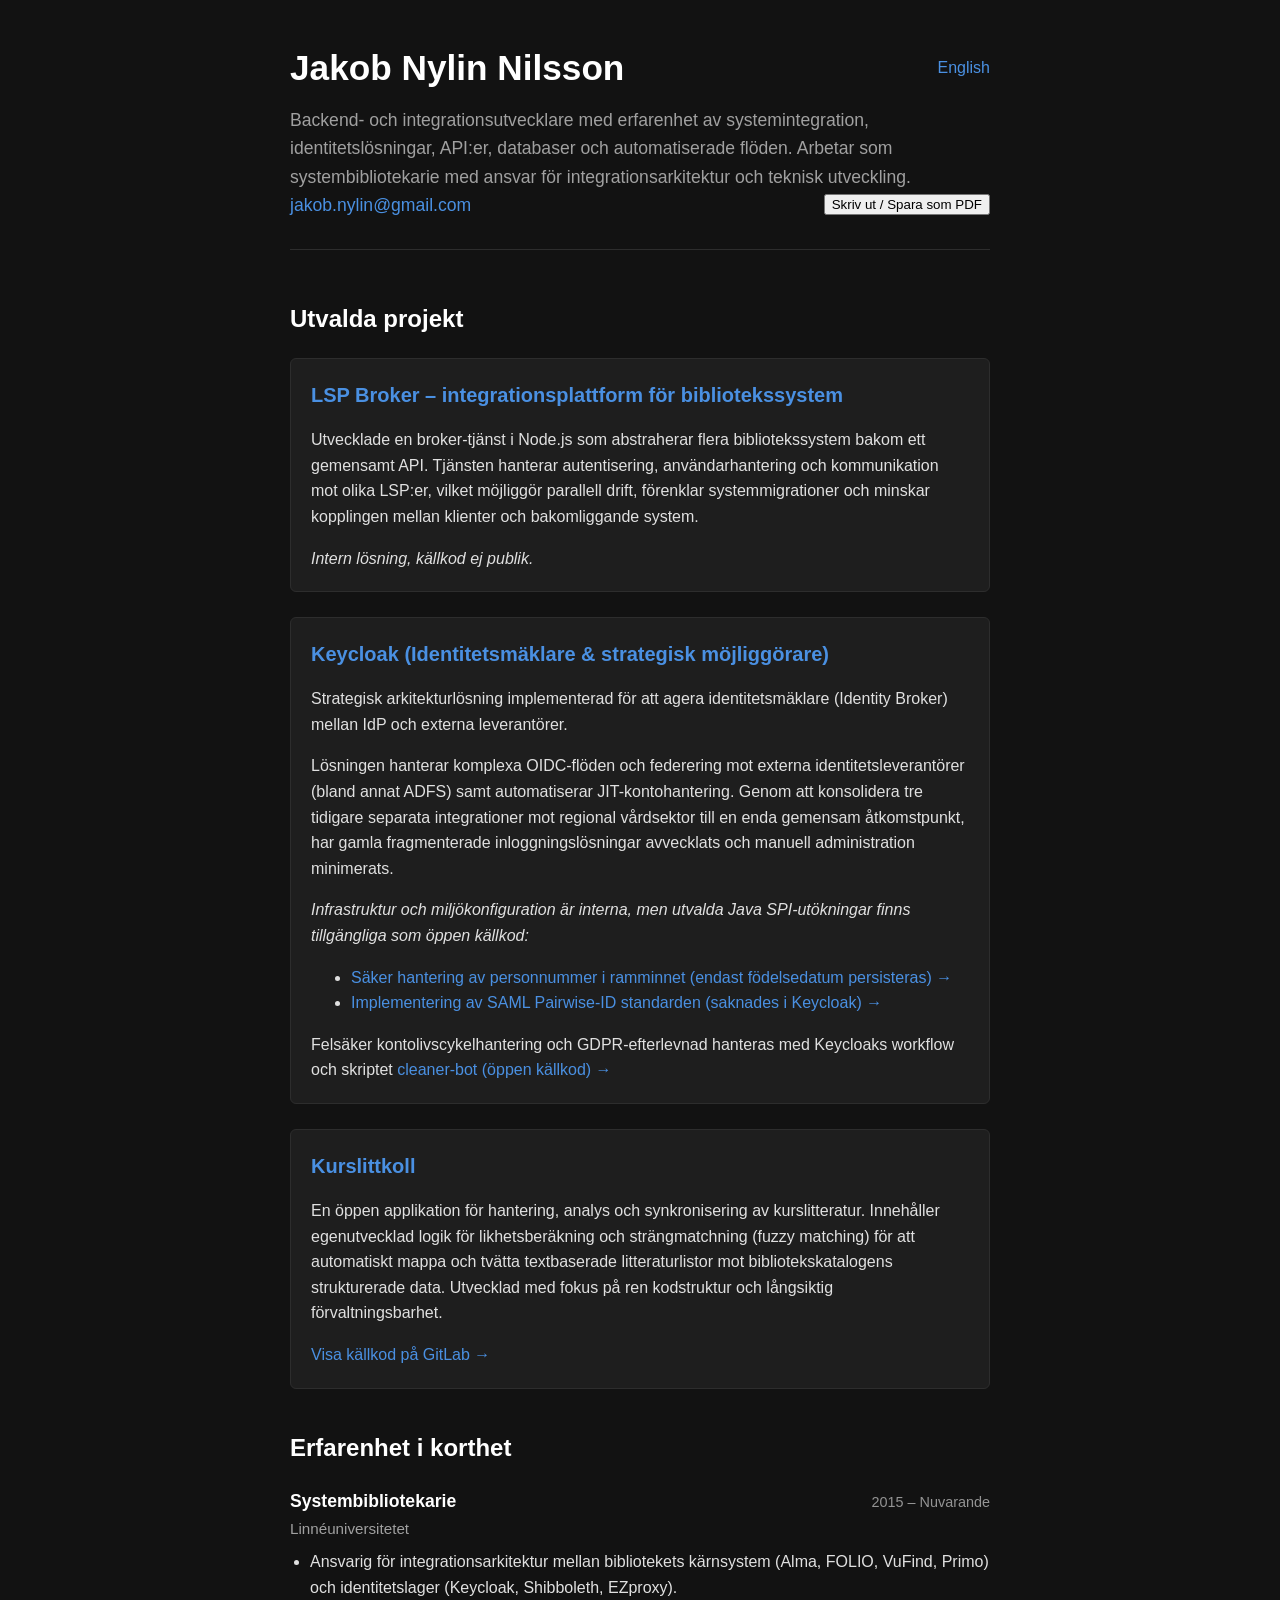
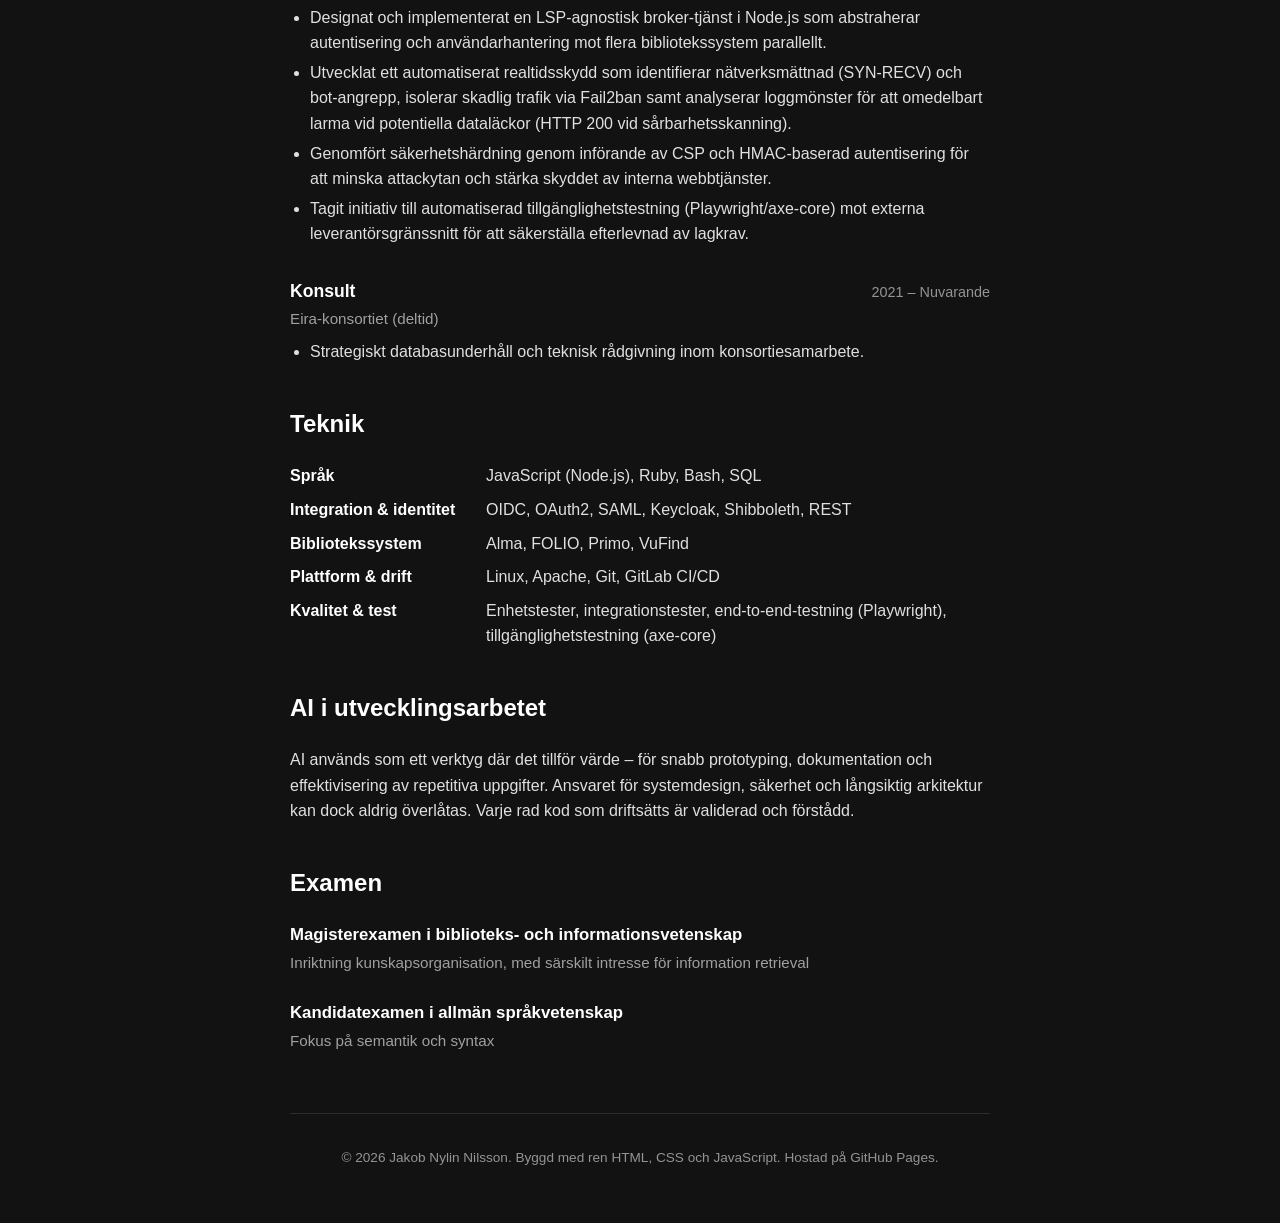
<file: index.html>
<!DOCTYPE html>
<html lang="sv">
    <head>
        <meta charset="UTF-8">
        <meta name="viewport" content="width=device-width, initial-scale=1.0">
        <meta http-equiv="Content-Security-Policy" content="default-src 'self'; style-src 'self'; img-src 'self'; script-src 'self';">
        <title>Jakob Nylin Nilsson – Systembibliotekarie, utvecklare och integrationsarkitekt</title>
        <link href="stil.css" rel="stylesheet">
        <link rel="alternate" hreflang="sv" href="https://jnylin.github.io/index.html">
        <link rel="alternate" hreflang="en" href="https://jnylin.github.io/en.html">
        <link rel="alternate" hreflang="x-default" href="https://jnylin.github.io/index.html">
        <script src="main.js" defer></script>
    </head>
    <body>
        <header>
            <h1>Jakob Nylin Nilsson</h1>
            <p>Backend- och integrationsutvecklare med erfarenhet av systemintegration, identitetslösningar, API:er, databaser och automatiserade flöden. Arbetar som systembibliotekarie med ansvar för integrationsarkitektur och teknisk utveckling.</p>
            <div class="header-actions">
                <p class="contact">
                    <span id="email-link"></span>
                </p>
                <button id="print-button" type="button">
                    Skriv ut / Spara som PDF
                </button>
                <a class="lang-switch" href="en.html" hreflang="en" lang="en">English</a>
            </div>
        </header>
        <main>
            <section>
                <h2>Utvalda projekt</h2>

                <article class="project-card">
                    <h3>LSP Broker – integrationsplattform för bibliotekssystem</h3>
                    <p>Utvecklade en broker-tjänst i Node.js som abstraherar flera bibliotekssystem bakom ett gemensamt API. Tjänsten hanterar autentisering, användarhantering och kommunikation mot olika LSP:er, vilket möjliggör parallell drift, förenklar systemmigrationer och minskar kopplingen mellan klienter och bakomliggande system.</p>
                    <p><em>Intern lösning, källkod ej publik.</em></p>
                </article>

                <article class="project-card">
                    <h3>Keycloak (Identitetsmäklare &amp; strategisk möjliggörare)</h3>
                    <p>Strategisk arkitekturlösning implementerad för att agera identitetsmäklare (Identity Broker) mellan IdP och externa leverantörer.</p>
                    <p>Lösningen hanterar komplexa OIDC-flöden och federering mot externa identitetsleverantörer (bland annat ADFS) samt automatiserar JIT-kontohantering. Genom att konsolidera tre tidigare separata integrationer mot regional vårdsektor till en enda gemensam åtkomstpunkt, har gamla fragmenterade inloggningslösningar avvecklats och manuell administration minimerats.</p>
                    <p><em>Infrastruktur och miljökonfiguration är interna, men utvalda Java SPI-utökningar finns tillgängliga som öppen källkod:</em></p>
                    <ul>
                        <li><a href="https://gitlab.com/lnu-ub/medbib-keycloak-personnummer-mapper" target="_blank" rel="noopener noreferrer">Säker hantering av personnummer i ramminnet (endast födelsedatum persisteras) &rarr;</a></li>
                        <li><a href="https://gitlab.com/lnu-ub/medbib-keycloak-saml-pseudoid/" target="_blank" rel="noopener noreferrer">Implementering av SAML Pairwise-ID standarden (saknades i Keycloak) &rarr;</a></li>
                    </ul>
                    <p>
                        Felsäker kontolivscykelhantering och GDPR-efterlevnad hanteras med Keycloaks workflow och skriptet 
                        <a href="https://gitlab.com/lnu-ub/cleaner-bot" target="_blank" rel="noopener noreferrer">cleaner-bot (öppen källkod) &rarr;</a>
                    </p>
                </article>

                <article class="project-card">
                    <h3>Kurslittkoll</h3>
                    <p>En öppen applikation för hantering, analys och synkronisering av kurslitteratur. Innehåller egenutvecklad logik för likhetsberäkning och strängmatchning (fuzzy matching) för att automatiskt mappa och tvätta textbaserade litteraturlistor mot bibliotekskatalogens strukturerade data. Utvecklad med fokus på ren kodstruktur och långsiktig förvaltningsbarhet.</p>
                    <p><a href="https://gitlab.com/lnu-ub/kurslittkoll/" target="_blank" rel="noopener noreferrer">Visa källkod på GitLab &rarr;</a></p>
                </article>
            </section>

            <section>
                <h2>Erfarenhet i korthet</h2>

                <article class="cv-item">
                    <div class="cv-header">
                        <strong>Systembibliotekarie</strong>
                        <span class="cv-timeline">2015 &ndash; Nuvarande</span>
                    </div>
                    <div class="cv-company">Linnéuniversitetet</div>
                    <ul>
                        <li>Ansvarig för integrationsarkitektur mellan bibliotekets kärnsystem (Alma, FOLIO, VuFind, Primo) och identitetslager (Keycloak, Shibboleth, EZproxy).</li>
                        <li>Designat och implementerat en LSP-agnostisk broker-tjänst i Node.js som abstraherar autentisering och användarhantering mot flera bibliotekssystem parallellt.</li>
                        <li>Utvecklat ett automatiserat realtidsskydd som identifierar nätverksmättnad (SYN-RECV) och bot-angrepp, isolerar skadlig trafik via Fail2ban samt analyserar loggmönster för att omedelbart larma vid potentiella dataläckor (HTTP 200 vid sårbarhetsskanning).</li>
                        <li>Genomfört säkerhetshärdning genom införande av CSP och HMAC-baserad autentisering för att minska attackytan och stärka skyddet av interna webbtjänster.</li>
                        <li>Tagit initiativ till automatiserad tillgänglighetstestning (Playwright/axe-core) mot externa leverantörsgränssnitt för att säkerställa efterlevnad av lagkrav.</li>
                    </ul>
                </article>

                <article class="cv-item">
                    <div class="cv-header">
                        <strong>Konsult</strong>
                        <span class="cv-timeline">2021 &ndash; Nuvarande</span>
                    </div>
                    <div class="cv-company">Eira-konsortiet (deltid)</div>
                    <ul>
                        <li>Strategiskt databasunderhåll och teknisk rådgivning inom konsortiesamarbete.</li>
                    </ul>
                </article>
            </section>

            <section>
                <h2>Teknik</h2>

                <dl class="tech-stack">
                    <dt>Språk</dt>
                    <dd>JavaScript (Node.js), Ruby, Bash, SQL</dd>

                    <dt>Integration &amp; identitet</dt>
                    <dd>OIDC, OAuth2, SAML, Keycloak, Shibboleth, REST</dd>

                    <dt>Bibliotekssystem</dt>
                    <dd>Alma, FOLIO, Primo, VuFind</dd>

                    <dt>Plattform &amp; drift</dt>
                    <dd>Linux, Apache, Git, GitLab CI/CD</dd>

                    <dt>Kvalitet &amp; test</dt>
                    <dd>Enhetstester, integrationstester, end-to-end-testning (Playwright), tillgänglighetstestning (axe-core)</dd>
                </dl>
            </section>

            <section>
                <h2>AI i utvecklingsarbetet</h2>
                <p>AI används som ett verktyg där det tillför värde – för snabb prototyping, dokumentation och effektivisering av repetitiva uppgifter. Ansvaret för systemdesign, säkerhet och långsiktig arkitektur kan dock aldrig överlåtas. Varje rad kod som driftsätts är validerad och förstådd.</p>
            </section>

            <section>
                <h2>Examen</h2>
                <dl class="degree-list">
                    <div class="degree-item">
                        <dt>Magisterexamen i biblioteks- och informationsvetenskap</dt>
                        <dd>Inriktning kunskapsorganisation, med särskilt intresse för information retrieval</dd>
                    </div>
                    <div class="degree-item">
                        <dt>Kandidatexamen i allmän språkvetenskap</dt>
                        <dd>Fokus på semantik och syntax</dd>
                    </div>
                </dl>
            </section>
        </main>
        <footer>
            <p>&copy; 2026 Jakob Nylin Nilsson. Byggd med ren HTML, CSS och JavaScript. Hostad på GitHub Pages.</p>
        </footer>
    </body>
</html>
</file>
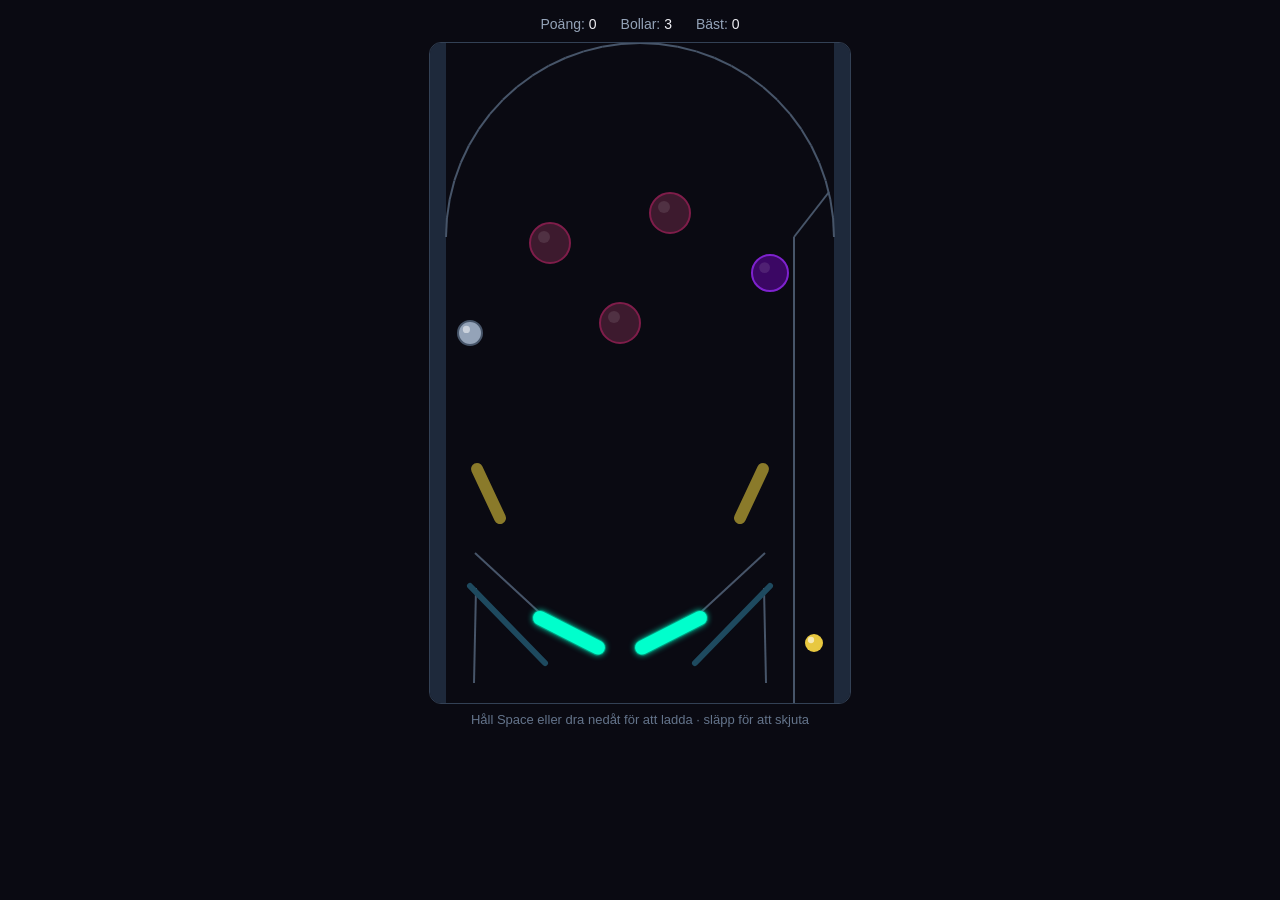
<file: pinball/index.html>
<!DOCTYPE html>
<html lang="sv">
    <head>
        <meta charset="UTF-8">
        <meta name="viewport" content="width=device-width, initial-scale=1, maximum-scale=1, user-scalable=no, viewport-fit=cover">
        <meta name="description" content="Ett litet flipperspel byggt med Canvas och JavaScript. Spela direkt i webbläsaren med tangentbord eller touch.">

        <meta property="og:type" content="website">
        <meta property="og:url" content="https://jnylin.github.io/pinball/">
        <meta property="og:title" content="Flipperspel i Canvas">
        <meta property="og:description" content="Ett litet flipperspel byggt med Canvas och JavaScript. Spela direkt i webbläsaren med tangentbord eller touch.">
        <meta property="og:image" content="https://jnylin.github.io/pinball/preview.png">
        <meta property="og:image:width" content="1200">
        <meta property="og:image:height" content="630">

        <meta name="twitter:card" content="summary_large_image">
        <meta name="twitter:title" content="Flipperspel i Canvas">
        <meta name="twitter:description" content="Ett litet flipperspel byggt med Canvas och JavaScript. Spela direkt i webbläsaren med tangentbord eller touch.">
        <meta name="twitter:image" content="https://jnylin.github.io/pinball/preview.png">

        <link rel="stylesheet" href="style.css">
        <title>Flipperspel i Canvas</title>
    </head>
    <body>
        <div id="top-bar">
            <span>Poäng: <b id="score">0</b></span>
            <span>Bollar: <b id="balls">3</b></span>
            <span>Bäst: <b id="hi">0</b></span>
        </div>
        <div id="table-wrap">
            <canvas id="c" width="420" height="660"></canvas>
            <div id="loading">
                <div class="spinner"></div>
                <span>Laddar…</span>
            </div>
        </div>
        <div id="msg">← → / A D eller tryck vänster/höger skärmhalva &nbsp;|&nbsp; Space eller dra nedåt för ny boll</div>
        <script type="module" src="src/main.js"></script>
    </body>
</html>
</file>
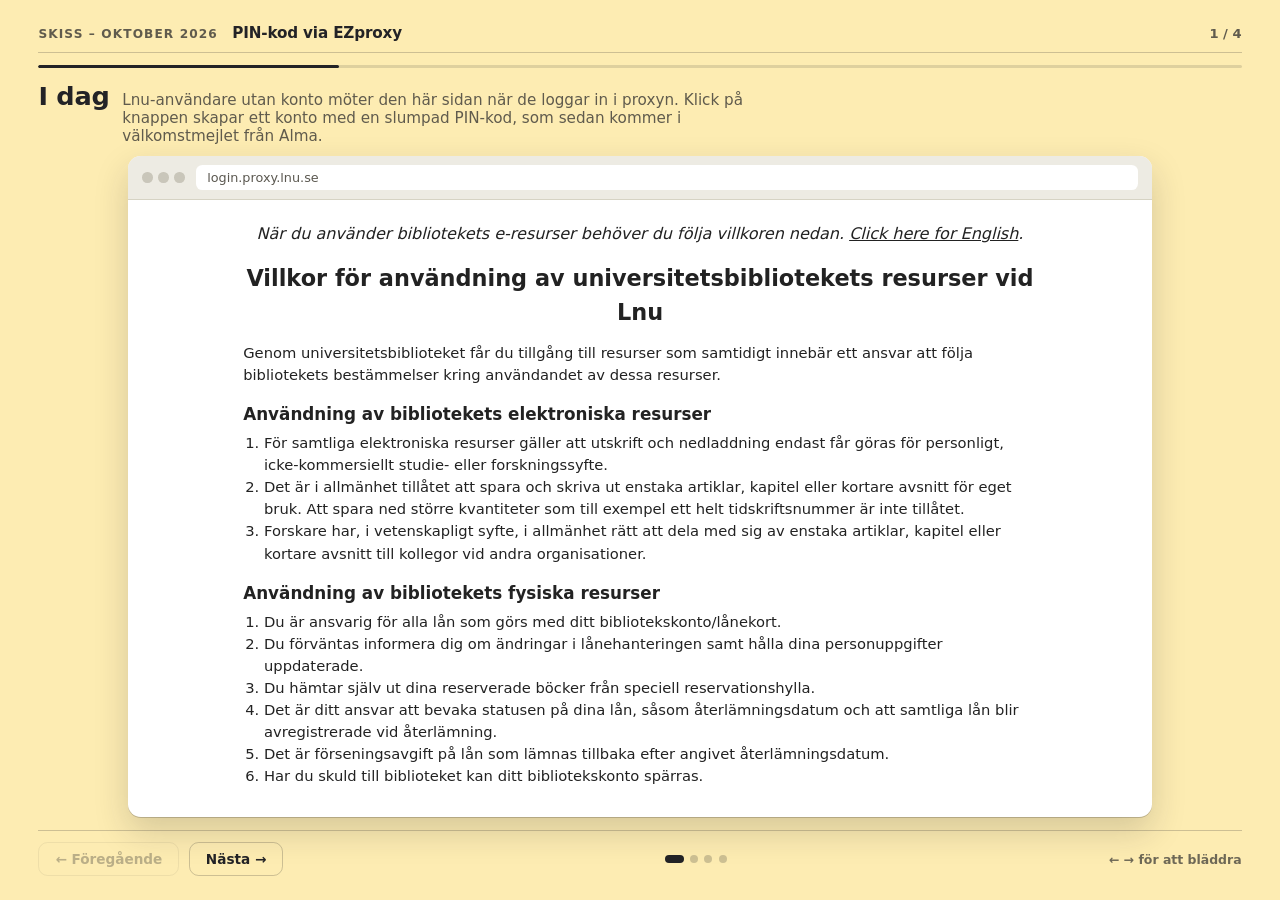
<file: decks/lanekonto-ezproxy/index.html>
<!DOCTYPE html>
<html lang="sv">
<head>
<meta charset="UTF-8">
<meta name="viewport" content="width=device-width, initial-scale=1.0">
<meta name="robots" content="noindex, nofollow">
<title>PIN-kod via EZproxy</title>
<style>
  :root{
    /* Linnéuniversitetets palett, som i decks/readable-test: Liljekonvalj
       runt omkring, Sotakleja som text. Skisserna själva är vita sidor i
       ett webbläsarfönster, i proxyns egna färger (gult och mörkgrått). */
    --bg: #FDECB2;           /* Liljekonvalj */
    --ink: #232326;          /* Sotakleja */
    --ink-dim: rgba(35,35,38,0.72);
    --ink-faint: rgba(35,35,38,0.66);
    --line: rgba(35,35,38,0.22);
    --line-soft: rgba(35,35,38,0.14);
    --critical: #A62186;     /* Azalea */
    --positive: #007340;     /* Murgröna */
    --page: #FFFFFF;
    --page-ink: #222222;
    --page-soft: #FBFAF6;
    --page-line: #D6D3C4;
    --chrome: #EDEBE3;
    --lnu-yellow: #FFE000;
    --button: #2B2B2B;
    --error: #B00020;
    --font-body: system-ui, -apple-system, "Segoe UI", Roboto, Arial, sans-serif;
  }

  *{ box-sizing: border-box; }
  html,body{ height:100%; }
  body{
    margin:0;
    background: var(--bg);
    color: var(--ink);
    font-family: var(--font-body);
    overflow: hidden;
  }

  .deck{
    height:100vh;
    display:flex;
    flex-direction:column;
    padding: clamp(0.8rem,2vw,1.5rem) clamp(1rem,3vw,2.5rem);
    gap: 0.8rem;
  }

  .bar{
    flex: 0 0 auto;
    display:flex; align-items:center; justify-content:space-between; gap:1rem;
    padding-bottom: 0.6rem;
    border-bottom: 1px solid var(--line);
  }
  .bar-left{ display:flex; align-items:baseline; gap:0.9rem; min-width:0; }
  .kicker{
    font-size: 0.76rem; font-weight: 700; letter-spacing: 0.09em; text-transform: uppercase;
    color: var(--ink-dim); white-space:nowrap; overflow:hidden; text-overflow: ellipsis;
  }
  .brand{ font-weight: 800; font-size: 0.95rem; letter-spacing: -0.01em; white-space:nowrap; }
  .count{ font-weight: 700; font-size: 0.82rem; color: var(--ink-dim); font-variant-numeric: tabular-nums; flex: 0 0 auto; }

  .progress-track{ flex: 0 0 auto; position:relative; height:3px; background: var(--line-soft); border-radius: 999px; overflow:hidden; }
  .progress-fill{ position:absolute; inset:0 auto 0 0; width: 10%; background: var(--ink); border-radius: 999px; transition: width .35s ease; }
  @media (prefers-reduced-motion: reduce){ .progress-fill{ transition:none; } }

  main{ flex: 1 1 auto; min-height:0; position:relative; }

  .slide{
    position:absolute; inset:0;
    display:flex; flex-direction:column; gap: 0.7rem;
    min-height: 0;
  }
  .slide[hidden]{ display:none; }

  /* Bildtexten: en rad ovanför skissen, mer behövs inte. */
  .caption{ flex: 0 0 auto; display:flex; align-items:baseline; gap: 0.8rem; flex-wrap: wrap; }
  .caption h2{ margin:0; font-size: clamp(1.2rem, 2vw, 1.6rem); font-weight: 800; letter-spacing: -0.01em; }
  .caption p{ margin:0; font-size: 0.95rem; color: var(--ink-dim); max-width: 70ch; }

  /* Webbläsarfönstret fyller resten av bilden; sidan i det scrollar. */
  .browser{
    flex: 1 1 auto; min-height: 0;
    width: 100%; max-width: 64rem; margin: 0 auto;
    display:flex; flex-direction:column;
    border-radius: 0.8rem;
    background: var(--page); color: var(--page-ink);
    box-shadow: 0 1px 0 var(--line), 0 14px 34px rgba(35,35,38,0.18);
    overflow: hidden;
  }
  .browser-top{
    flex: 0 0 auto;
    display:flex; align-items:center; gap: 0.7rem;
    padding: 0.55rem 0.9rem;
    background: var(--chrome);
    border-bottom: 1px solid var(--page-line);
  }
  .browser-top .dots{ display:flex; gap: 0.35rem; }
  .browser-top .dots span{ width: 0.65rem; height: 0.65rem; border-radius: 50%; background: #C9C6BA; display:block; }
  .browser-top .addr{
    flex: 1 1 auto; min-width: 0;
    font-size: 0.8rem; color: #5B5850;
    background: var(--page); border-radius: 0.4rem; padding: 0.3rem 0.7rem;
    white-space: nowrap; overflow: hidden; text-overflow: ellipsis;
  }
  .viewport{ flex: 1 1 auto; min-height: 0; overflow-y: auto; }

  /* Sidan i proxyn, så som användaren ser den. */
  .page{ max-width: 40rem; margin: 0 auto; padding: 0 1.2rem 2rem; font-size: 1rem; line-height: 1.5; }
  .page.wide{ max-width: 52rem; }
  .page-head{
    display:flex; justify-content: space-between; align-items: baseline; gap: 1rem;
    padding: 1rem 0; border-bottom: 4px solid var(--lnu-yellow); margin-bottom: 1.4rem;
  }
  .page-head b{ font-size: 1rem; }
  .page-head a{ color: var(--page-ink); font-size: 0.9rem; }
  .page h1{ margin: 0 0 0.6rem; font-size: 2rem; line-height: 1.15; text-wrap: balance; }
  .page p{ margin: 0 0 1rem; }
  .page a{ color: var(--page-ink); }
  .fields{ display:flex; flex-wrap: wrap; gap: 1rem; margin: 0.4rem 0 1.2rem; }
  .fields label{ flex: 1 1 12rem; display:flex; flex-direction:column; gap: 0.35rem; font-weight: 700; font-size: 0.95rem; }
  .fields input{
    font: inherit; font-size: 1.2rem; font-weight: 400; letter-spacing: 0.15em;
    padding: 0.55rem 0.7rem; min-height: 2.8rem;
    border: 1px solid #8A877A; border-radius: 0.4rem; background: var(--page); color: var(--page-ink);
  }
  .page details{ margin: 0 0 0.4rem; }
  .page summary{ cursor: pointer; font-weight: 700; }
  .terms{
    margin-top: 0.6rem;
    border: 1px solid var(--page-line); border-radius: 0.4rem; background: var(--page-soft);
    padding: 0.3rem 1rem 0.8rem; font-size: 0.88rem; line-height: 1.5; color: #3D3B35;
  }
  .terms h2{ font-size: 1.05rem; margin: 0.7rem 0 0.3rem; }
  .terms h3{ font-size: 0.95rem; margin: 0.7rem 0 0.2rem; }
  .terms ol{ margin: 0; padding-left: 1.2rem; }
  .page-error{ color: var(--error); font-weight: 700; margin: 0.6rem 0 0; min-height: 1.5em; }
  .page ol.eres{ margin: 0 0 0.4rem; padding-left: 1.3rem; display:flex; flex-direction:column; gap: 0.4rem; }
  .divider{ border: 0; border-top: 1px solid var(--page-line); margin: 1.6rem 0 1.2rem; }
  .page-h2{ margin: 0 0 0.5rem; font-size: 1.45rem; line-height: 1.2; }
  .consent{ display:flex; align-items:flex-start; gap: 0.6rem; font-weight: 700; font-size: 1rem; color: var(--page-ink); margin: 0.9rem 0 0; padding-top: 0.8rem; border-top: 1px solid var(--page-line); cursor: pointer; }
  .consent input{ width: 1.3rem; height: 1.3rem; margin: 0.1rem 0 0; flex: 0 0 auto; accent-color: var(--button); cursor: pointer; }
  .both-continue{ margin: 1rem 0 0 !important; font-size: 0.95rem; color: #3D3B35; }
  .page-btn.secondary{ background: var(--page); color: var(--button); border: 2px solid var(--button); }
  .page-btn.secondary:hover{ background: var(--button); color: var(--lnu-yellow); }
  .page-actions{ display:flex; justify-content:flex-end; align-items:center; gap: 1.5rem; flex-wrap: wrap; margin-top: 0.8rem; }
  .page-actions.center{ flex-direction: column; justify-content: center; gap: 0.6rem; }
  .page-btn{
    font: inherit; font-weight: 800; font-size: 1.05rem;
    background: var(--button); color: var(--lnu-yellow);
    border: 0; border-radius: 0.4rem; padding: 0.7rem 1.3rem; min-height: 2.8rem; cursor: pointer;
  }
  .page-btn:hover{ background: var(--lnu-yellow); color: var(--button); }
  .page-link{ font: inherit; background: none; border: 0; padding: 0.3rem; color: var(--page-ink); text-decoration: underline; cursor: pointer; }
  .today-intro{ font-style: italic; text-align: center; }
  .today-terms{ font-size: 0.92rem; }
  .today-terms h2{ text-align: center; font-size: 1.4rem; margin: 0.4rem 0 0.8rem; }
  .today-terms h3{ font-size: 1.05rem; margin: 1rem 0 0.3rem; }
  .today-terms ol{ margin: 0; padding-left: 1.3rem; }
  .today-btn{ display:inline-block; background: #333333; color: var(--lnu-yellow); font-weight: 800; padding: 0.6rem 1.2rem; border-radius: 0.3rem; }

  .waiting{ display:flex; align-items:center; gap: 1rem; margin: 3rem 0 1.2rem; }
  .waiting p{ margin: 0; font-size: 1.4rem; font-weight: 700; }
  .spinner{ width: 2.4rem; height: 2.4rem; border-radius: 50%; border: 5px solid #E8E5D8; border-top-color: var(--button); animation: spin 1s linear infinite; flex: 0 0 auto; }
  @keyframes spin{ to{ transform: rotate(360deg); } }
  @media (prefers-reduced-motion: reduce){ .spinner{ animation: none; } }

  .resource{ padding: 3rem 1.5rem; text-align: center; color: #5B5850; }
  .resource p{ margin: 0 0 0.6rem; }
  .resource .big{ font-size: 1.5rem; font-weight: 800; color: var(--page-ink); }

  .again{ margin-top: 1.4rem; font-size: 0.9rem; }

  footer.nav{
    flex: 0 0 auto;
    display:flex; align-items:center; justify-content: space-between; gap: 1rem;
    padding-top: 0.7rem;
    border-top: 1px solid var(--line);
  }
  .nav-btns{ display:flex; gap:0.6rem; }
  .nav-btn{
    font-family: inherit; font-weight: 700; font-size: 0.85rem;
    background: none; border: 1.5px solid var(--line); color: var(--ink);
    padding: 0.5rem 1rem; border-radius: 0.6rem; cursor:pointer;
  }
  .nav-btn:hover{ background: rgba(255,255,255,0.35); }
  .nav-btn:disabled{ opacity:0.3; cursor:default; }
  .nav-btn:disabled:hover{ background:none; }
  .dots-nav{ display:flex; gap:0.4rem; }
  .dots-nav button{ width:0.5rem; height:0.5rem; border-radius:50%; border:none; padding:0; cursor:pointer; background: var(--line); }
  .dots-nav button[aria-current="true"]{ background: var(--ink); width:1.15rem; border-radius:4px; }
  .hint{ font-size: 0.78rem; font-weight: 600; color: var(--ink-faint); }

  :focus-visible{ outline: 3px solid var(--ink); outline-offset: 2px; border-radius: 4px; }

  @media (max-width: 720px){
    .hint{ display:none; }
    .page h1{ font-size: 1.6rem; }
  }
</style>
</head>
<body>

<div class="deck">
  <div class="bar">
    <div class="bar-left">
      <span class="kicker" id="barKicker">Kicker</span>
      <span class="brand">PIN-kod via EZproxy</span>
    </div>
    <span class="count" id="barCount">1 / 4</span>
  </div>
  <div class="progress-track"><div class="progress-fill" id="progressFill"></div></div>

  <main id="slides">

    <section class="slide" data-kicker="Skiss &ndash; oktober 2026">
      <div class="caption">
        <h2>I dag</h2>
        <p>Lnu-användare utan konto möter den här sidan när de loggar in i proxyn. Klick på knappen skapar ett konto med en slumpad PIN-kod, som sedan kommer i välkomstmejlet från Alma.</p>
      </div>
      <div class="browser" role="img" aria-label="Skiss av dagens sida i proxyn: villkoren, länken Avvisa och knappen Jag har läst och förstått villkoren">
        <div class="browser-top"><div class="dots" aria-hidden="true"><span></span><span></span><span></span></div><div class="addr">login.proxy.lnu.se</div></div>
        <div class="viewport">
          <div class="page wide">
            <p class="today-intro" style="margin-top: 1.4rem">När du använder bibliotekets e-resurser behöver du följa villkoren nedan. <u>Click here for English</u>.</p>
            <div class="today-terms">
              <h2>Villkor för användning av universitetsbibliotekets resurser vid Lnu</h2>
              <p>Genom universitetsbiblioteket får du tillgång till resurser som samtidigt innebär ett ansvar att följa bibliotekets bestämmelser kring användandet av dessa resurser.</p>
              <h3>Användning av bibliotekets elektroniska resurser</h3>
              <ol>
                <li>För samtliga elektroniska resurser gäller att utskrift och nedladdning endast får göras för personligt, icke-kommersiellt studie- eller forskningssyfte.</li>
                <li>Det är i allmänhet tillåtet att spara och skriva ut enstaka artiklar, kapitel eller kortare avsnitt för eget bruk. Att spara ned större kvantiteter som till exempel ett helt tidskriftsnummer är inte tillåtet.</li>
                <li>Forskare har, i vetenskapligt syfte, i allmänhet rätt att dela med sig av enstaka artiklar, kapitel eller kortare avsnitt till kollegor vid andra organisationer.</li>
              </ol>
              <h3>Användning av bibliotekets fysiska resurser</h3>
              <ol>
                <li>Du är ansvarig för alla lån som görs med ditt bibliotekskonto/lånekort.</li>
                <li>Du förväntas informera dig om ändringar i lånehanteringen samt hålla dina personuppgifter uppdaterade.</li>
                <li>Du hämtar själv ut dina reserverade böcker från speciell reservationshylla.</li>
                <li>Det är ditt ansvar att bevaka statusen på dina lån, såsom återlämningsdatum och att samtliga lån blir avregistrerade vid återlämning.</li>
                <li>Det är förseningsavgift på lån som lämnas tillbaka efter angivet återlämningsdatum.</li>
                <li>Har du skuld till biblioteket kan ditt bibliotekskonto spärras.</li>
              </ol>
            </div>
            <div class="page-actions center" style="margin-top: 1.6rem">
              <u>Avvisa</u>
              <span class="today-btn">Jag har läst och förstått villkoren</span>
            </div>
          </div>
        </div>
      </div>
    </section>

    <section class="slide" data-kicker="Skiss: förslaget" hidden>
      <div class="caption">
        <h2>Förslaget</h2>
        <p>Reglerna för e-resurser visas öppet, som information. Lånereglerna fälls ut när man börjar skriva en PIN-kod och godkänns aktivt med en kryssruta under dem. Båda knapparna leder vidare till e-resursen. Prova gärna.</p>
      </div>
      <div class="browser">
        <div class="browser-top"><div class="dots" aria-hidden="true"><span></span><span></span><span></span></div><div class="addr">login.proxy.lnu.se</div></div>
        <div class="viewport">
          <form class="page" id="pinForm" novalidate autocomplete="off">
            <div class="page-head"><b>Universitetsbiblioteket</b><a href="#" onclick="return false">In English</a></div>
            <h1>Bibliotekets e-resurser</h1>
            <p>När du använder bibliotekets e-resurser gäller följande:</p>
            <ol class="eres">
              <li>För samtliga elektroniska resurser gäller att utskrift och nedladdning endast får göras för personligt, icke-kommersiellt studie- eller forskningssyfte.</li>
              <li>Det är i allmänhet tillåtet att spara och skriva ut enstaka artiklar, kapitel eller kortare avsnitt för eget bruk. Att spara ned större kvantiteter som till exempel ett helt tidskriftsnummer är inte tillåtet.</li>
              <li>Forskare har, i vetenskapligt syfte, i allmänhet rätt att dela med sig av enstaka artiklar, kapitel eller kortare avsnitt till kollegor vid andra organisationer.</li>
            </ol>
            <hr class="divider">
            <h2 class="page-h2">Vill du också kunna låna böcker?</h2>
            <p>Med en PIN-kod kan du låna i utlåningsautomaterna med ditt personnummer eller Lnu-kort.</p>
            <div class="fields">
              <label for="pin">PIN-kod (4 siffror)
                <input id="pin" type="password" inputmode="numeric" maxlength="4" autocomplete="new-password"></label>
              <label for="confirm-pin">Bekräfta PIN-kod
                <input id="confirm-pin" type="password" inputmode="numeric" maxlength="4" autocomplete="new-password"></label>
            </div>
            <details id="loanRules">
              <summary>Visa lånereglerna</summary>
              <div class="terms">
                <h3>Användning av bibliotekets fysiska resurser</h3>
                <ol>
                  <li>Du är ansvarig för alla lån som görs med ditt bibliotekskonto/lånekort.</li>
                  <li>Du förväntas informera dig om ändringar i lånehanteringen samt hålla dina personuppgifter uppdaterade.</li>
                  <li>Du hämtar själv ut dina reserverade böcker från speciell reservationshylla.</li>
                  <li>Det är ditt ansvar att bevaka statusen på dina lån, såsom återlämningsdatum och att samtliga lån blir avregistrerade vid återlämning.</li>
                  <li>Det är förseningsavgift på lån som lämnas tillbaka efter angivet återlämningsdatum.</li>
                  <li>Har du skuld till biblioteket kan ditt bibliotekskonto spärras.</li>
                </ol>
                <p style="margin: 0.6rem 0 0">Detaljerade lånebestämmelser finns på lnu.se.</p>
                <label class="consent" for="acceptRules"><input type="checkbox" id="acceptRules"> Jag har läst och godkänner lånereglerna</label>
              </div>
            </details>
            <p class="page-error" id="pinError" role="alert"></p>
            <p class="both-continue">Oavsett vilken knapp du väljer kommer du vidare till e-resursen.</p>
            <div class="page-actions">
              <button class="page-btn secondary" type="button" id="skipBtn">Fortsätt till e-resursen</button>
              <button class="page-btn" type="submit">Skapa PIN-kod och fortsätt</button>
            </div>
          </form>
        </div>
      </div>
    </section>

    <section class="slide" data-kicker="Skiss: efter Skapa PIN-kod" hidden>
      <div class="caption">
        <h2>Efter Skapa PIN-kod</h2>
        <p>Först nu skapas kontot, och att användaren kryssat i godkännandet av lånereglerna sparas. PIN-koden mejlas aldrig, användaren har just valt den själv.</p>
      </div>
      <div class="browser" role="img" aria-label="Skiss av sidan som visas medan PIN-koden sparas">
        <div class="browser-top"><div class="dots" aria-hidden="true"><span></span><span></span><span></span></div><div class="addr">login.proxy.lnu.se</div></div>
        <div class="viewport">
          <div class="page">
            <div class="page-head"><b>Universitetsbiblioteket</b></div>
            <div class="waiting"><span class="spinner" aria-hidden="true"></span><p>Sparar din PIN-kod …</p></div>
            <p>Sedan skickas du direkt vidare till e-resursen du var på väg till. Nästa gång du lånar i en utlåningsautomat använder du ditt personnummer eller Lnu-kort och PIN-koden du valde.</p>
          </div>
        </div>
      </div>
      <p class="again"><button class="page-link" type="button" data-goto="1">← Tillbaka till förslaget</button></p>
    </section>

    <section class="slide" data-kicker="Skiss: fortsätt till e-resursen" hidden>
      <div class="caption">
        <h2>Fortsätt till e-resursen</h2>
        <p>Användaren kommer direkt till e-resursen. Inget konto skapas, och frågan kommer igen vid nästa inloggning i proxyn.</p>
      </div>
      <div class="browser" role="img" aria-label="Skiss: e-resursen öppnas direkt">
        <div class="browser-top"><div class="dots" aria-hidden="true"><span></span><span></span><span></span></div><div class="addr">e-resursen, via proxyn</div></div>
        <div class="viewport">
          <div class="resource">
            <p class="big">E-resursen öppnas</p>
            <p>Precis som när man loggar in i proxyn i dag.</p>
          </div>
        </div>
      </div>
      <p class="again"><button class="page-link" type="button" data-goto="1">← Tillbaka till förslaget</button></p>
    </section>

  </main>

  <footer class="nav">
    <div class="nav-btns">
      <button class="nav-btn" id="prevBtn" type="button">← Föregående</button>
      <button class="nav-btn" id="nextBtn" type="button">Nästa →</button>
    </div>
    <div class="dots-nav" id="dotsNav"></div>
    <span class="hint">← → för att bläddra</span>
  </footer>
</div>

<script>
  const slides = Array.from(document.querySelectorAll('.slide'));
  const total = slides.length;
  const barKicker = document.getElementById('barKicker');
  const barCount = document.getElementById('barCount');
  const progressFill = document.getElementById('progressFill');
  const prevBtn = document.getElementById('prevBtn');
  const nextBtn = document.getElementById('nextBtn');
  const dotsNav = document.getElementById('dotsNav');

  slides.forEach((_, i) => {
    const dot = document.createElement('button');
    dot.type = 'button';
    dot.setAttribute('aria-label', 'Bild ' + (i + 1));
    dot.addEventListener('click', () => goTo(i));
    dotsNav.appendChild(dot);
  });
  const dots = Array.from(dotsNav.children);

  let current = 0;

  function goTo(i, opts){
    if (i < 0 || i >= total) return;
    const moveFocus = !opts || opts.moveFocus !== false;
    slides[current].hidden = true;
    current = i;
    slides[current].hidden = false;
    barKicker.textContent = slides[current].dataset.kicker || '';
    barCount.textContent = (current + 1) + ' / ' + total;
    progressFill.style.width = ((current + 1) / total * 100) + '%';
    prevBtn.disabled = current === 0;
    nextBtn.disabled = current === total - 1;
    dots.forEach((d, idx) => d.setAttribute('aria-current', idx === current ? 'true' : 'false'));
    const viewport = slides[current].querySelector('.viewport');
    if (viewport) viewport.scrollTop = 0;
    // Flytta fokus till bildens rubrik, så att tangentbords- och
    // skärmläsaranvändare får veta att innehållet bytts.
    if (moveFocus){
      const heading = slides[current].querySelector('h2');
      if (heading){
        if (!heading.hasAttribute('tabindex')) heading.setAttribute('tabindex', '-1');
        heading.focus();
      }
    }
  }

  prevBtn.addEventListener('click', () => goTo(current - 1));
  nextBtn.addEventListener('click', () => goTo(current + 1));
  document.querySelectorAll('[data-goto]').forEach((btn) => {
    btn.addEventListener('click', () => goTo(Number(btn.dataset.goto)));
  });

  // Förslaget går att prova: samma kontroller som i den riktiga sidan.
  const pinForm = document.getElementById('pinForm');
  const pinError = document.getElementById('pinError');
  pinForm.addEventListener('submit', (e) => {
    e.preventDefault();
    const pin = document.getElementById('pin').value;
    const confirmPin = document.getElementById('confirm-pin').value;
    if (!/^\d{4}$/.test(pin)){
      pinError.textContent = 'PIN-koden ska bestå av fyra siffror.';
      return;
    }
    if (pin !== confirmPin){
      pinError.textContent = 'PIN-koderna stämmer inte överens.';
      return;
    }
    if (!document.getElementById('acceptRules').checked){
      pinError.textContent = 'Du behöver godkänna lånereglerna för att skapa en PIN-kod.';
      document.getElementById('loanRules').open = true;
      return;
    }
    pinError.textContent = '';
    goTo(2);
  });
  document.getElementById('skipBtn').addEventListener('click', () => goTo(3));

  // Lånereglerna fälls ut första gången man skriver i PIN-fältet, så att
  // de ligger framme när man kryssar i godkännandet.
  const pinInput = document.getElementById('pin');
  function openLoanRules(){
    document.getElementById('loanRules').open = true;
    pinInput.removeEventListener('input', openLoanRules);
  }
  pinInput.addEventListener('input', openLoanRules);

  // Piltangenterna bläddrar, utom när man skriver i ett fält.
  document.addEventListener('keydown', (e) => {
    if (e.target.closest('input, textarea, select')) return;
    if (e.key === 'ArrowRight' || e.key === 'PageDown'){
      e.preventDefault(); goTo(current + 1);
    } else if (e.key === 'ArrowLeft' || e.key === 'PageUp'){
      e.preventDefault(); goTo(current - 1);
    } else if (e.key === 'Home'){
      e.preventDefault(); goTo(0);
    } else if (e.key === 'End'){
      e.preventDefault(); goTo(total - 1);
    }
  });

  goTo(0, { moveFocus: false });
</script>
</body>
</html>
</file>
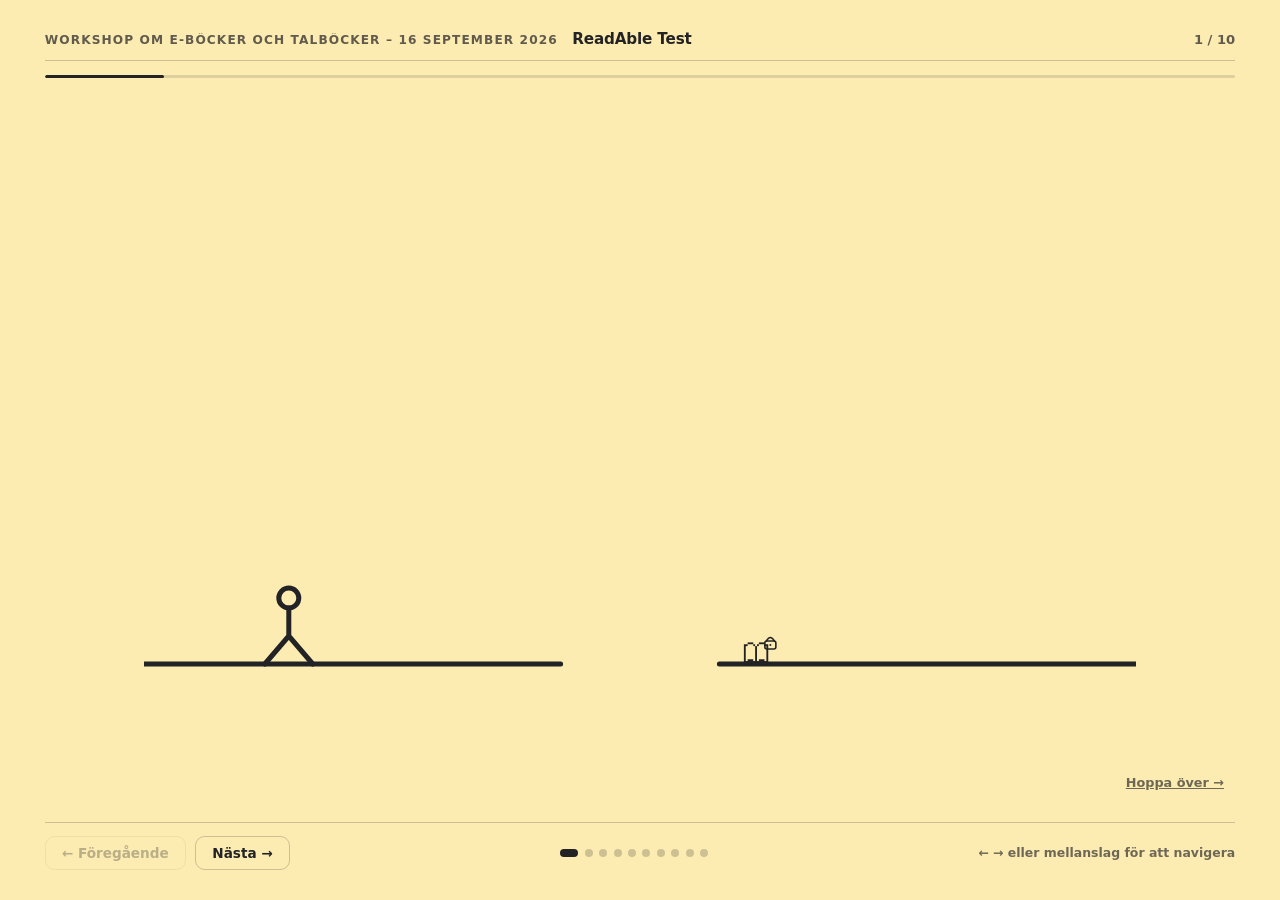
<file: decks/readable-test/index.html>
<!DOCTYPE html>
<html lang="sv">
<head>
<meta charset="UTF-8">
<meta name="viewport" content="width=device-width, initial-scale=1.0">
<meta name="robots" content="noindex, nofollow">
<title>ReadAble Test</title>
<style>
  :root{
    /* Linnéuniversitetet brand palette (designmanual/farger).
       Liljekonvalj is the manual's secondary color, paired with — and
       explicitly described as working well with — black text over large
       areas; Sotakleja is that text/ink pairing, separately called out for
       presentation templates specifically. */
    --bg: #FDECB2;           /* Liljekonvalj */
    --ink: #232326;          /* Sotakleja — headings, body, every plain label */
    --ink-dim: rgba(35,35,38,0.72);
    --ink-faint: rgba(35,35,38,0.66); /* ~4.7:1 on --bg — 0.5 only gave ~3:1, below AA */
    --line: rgba(35,35,38,0.22);
    --line-soft: rgba(35,35,38,0.14);
    --critical: #A62186;     /* Azalea — the one "look here" accent: severity
                                 dots, the criterion/scan-tag pills, the warn
                                 stat number, the impact blockquote border.
                                 ~5.6:1 directly on --bg, so unlike on a dark
                                 background it doesn't need a pill fill to
                                 stay legible — only used as a filled pill
                                 (white text) where it must double as a badge. */
    --positive: #007340;     /* Murgröna — confirmation accent: the tag pill
                                 (white text), the corroborate border, the
                                 closing-list marker. ~5:1 directly on --bg. */
    --pill-text: #FFFFFF;    /* Always white on filled critical/positive pills
                                 — both are dark enough that --ink (also dark)
                                 would fail contrast on top of them. */
    --term-bg: #0B1220;
    --term-fg: #F4F6F5;
    --term-dim: rgba(244,246,245,0.55);
    --term-key: #4CD9A0;     /* terminal syntax highlighting only — a legible
                                bright green, not part of the brand palette,
                                kept independent since the code block is its
                                own deliberately dark component (see .terminal) */
    --term-warn: #FF8F5E;
    --font-body: system-ui, -apple-system, "Segoe UI", Roboto, Arial, sans-serif;
  }

  *{ box-sizing: border-box; }
  html,body{ height:100%; }
  body{
    margin:0;
    background: var(--bg);
    color: var(--ink);
    font-family: var(--font-body);
    overflow: hidden;
  }

  .deck{
    height:100vh;
    display:flex;
    flex-direction:column;
    padding: clamp(1rem,2.4vw,1.9rem) clamp(1.2rem,3.5vw,3rem);
    gap: 0.9rem;
  }

  .bar{
    flex: 0 0 auto;
    display:flex;
    align-items:center;
    justify-content:space-between;
    gap:1rem;
    padding-bottom: 0.7rem;
    border-bottom: 1px solid var(--line);
  }
  .bar-left{ display:flex; align-items:baseline; gap:0.9rem; min-width:0; }
  .kicker{
    font-size: 0.76rem;
    font-weight: 700;
    letter-spacing: 0.09em;
    text-transform: uppercase;
    color: var(--ink-dim);
    white-space:nowrap;
    overflow:hidden;
    text-overflow: ellipsis;
  }
  .brand{
    font-weight: 800;
    font-size: 0.95rem;
    letter-spacing: -0.01em;
    color: var(--ink);
    white-space:nowrap;
  }
  .count{
    font-weight: 700;
    font-size: 0.82rem;
    color: var(--ink-dim);
    font-variant-numeric: tabular-nums;
    flex: 0 0 auto;
  }

  .progress-track{
    flex: 0 0 auto;
    position:relative;
    height:3px;
    background: var(--line-soft);
    border-radius: 999px;
    overflow:hidden;
  }
  .progress-fill{
    position:absolute; inset:0 auto 0 0;
    width: 10%;
    background: var(--ink);
    border-radius: 999px;
    transition: width .35s ease;
  }
  @media (prefers-reduced-motion: reduce){ .progress-fill{ transition:none; } }

  main{
    flex: 1 1 auto;
    min-height:0;
    position:relative;
  }

  .slide{
    position:absolute; inset:0;
    display:flex;
    flex-direction:column;
    justify-content:center;
    padding: clamp(0.5rem,2vw,1.2rem) clamp(0.2rem,2.5vw,1rem);
    overflow-y:auto;
  }
  .slide[hidden]{ display:none; }

  .eyebrow{
    font-size: 0.85rem;
    font-weight: 700;
    letter-spacing: 0.09em;
    text-transform: uppercase;
    color: var(--ink-dim);
    margin: 0 0 0.7rem;
  }
  h1.display{
    font-weight: 800;
    font-size: clamp(2.1rem, 4.6vw, 3.6rem);
    line-height: 1.05;
    letter-spacing: -0.02em;
    text-wrap: balance;
    margin: 0 0 1rem;
    max-width: 16ch;
    color: var(--ink);
  }
  h2.display{
    font-weight: 800;
    font-size: clamp(1.6rem, 3.3vw, 2.4rem);
    line-height: 1.1;
    letter-spacing: -0.015em;
    text-wrap: balance;
    margin: 0 0 1.1rem;
    max-width: 22ch;
    color: var(--ink);
  }
  p.lede{
    font-size: clamp(1rem, 1.25vw, 1.15rem);
    line-height: 1.55;
    color: var(--ink-dim);
    max-width: 62ch;
    margin: 0 0 1.2rem;
  }
  /* Slide 1: intro animation */
  .intro-canvas{ position:absolute; inset:0; z-index:1; width:100%; height:100%; max-width: 62rem; margin-inline:auto; }
  .intro-content{
    position:relative; z-index:2;
    opacity: 0;
    transform: translateY(18px);
    transition: opacity .8s ease, transform .8s ease;
  }
  .intro-content.visible{ opacity:1; transform:translateY(0); }
  @media (prefers-reduced-motion: reduce){
    .intro-content{ transition:none; }
  }
  .intro-skip{
    position:absolute; z-index:3; bottom: 0.8rem; right: 0.4rem;
    background:none; border:none; cursor:pointer;
    font-family: inherit; font-size: 0.8rem; font-weight:700;
    color: var(--ink-faint); text-decoration: underline;
    padding: 0.3rem;
  }
  .intro-skip:hover{ color: var(--ink); }
  .intro-skip[hidden]{ display:none; }

  .tag{
    font-size: 0.68rem;
    font-weight: 800;
    letter-spacing: 0.05em;
    text-transform: uppercase;
    padding: 0.28rem 0.6rem;
    border-radius: 999px;
    background: var(--positive);
    color: var(--pill-text);
    white-space:nowrap;
  }

  /* platform chips */
  .chip-row{ display:flex; flex-wrap:wrap; gap:0.55rem; margin: 0.5rem 0 0; }
  .chip{
    font-weight: 700;
    font-size: 0.86rem;
    padding: 0.5rem 0.95rem;
    border-radius: 999px;
    color: var(--ink);
    border: 1.5px solid var(--line);
  }
  .scan-note{
    display:flex;
    align-items:flex-start;
    gap: 0.85rem;
    max-width: 58rem;
    margin-top: 1.2rem;
    padding: 1rem 1.3rem;
    border-radius: 0.9rem;
    border: 2px dashed var(--line);
  }
  .scan-note .scan-tag{
    flex: 0 0 auto;
    font-size: 0.66rem;
    font-weight: 800;
    letter-spacing: 0.06em;
    text-transform: uppercase;
    padding: 0.35rem 0.6rem;
    border-radius: 999px;
    background: var(--critical);
    color: var(--pill-text);
    margin-top: 0.1rem;
    white-space: nowrap;
  }
  .scan-note p{ margin:0; font-size: 0.92rem; color: var(--ink-dim); line-height:1.5; }
  .scan-note b{ color: var(--ink); font-weight:800; }

  .corroborate{
    display:flex;
    align-items:flex-start;
    gap: 0.85rem;
    max-width: 58rem;
    margin: 1.1rem 0 0;
    padding: 0.9rem 1.2rem;
    border-left: 3px solid var(--positive);
  }
  .corroborate p{ margin:0; font-size: 0.92rem; color: var(--ink-dim); line-height:1.5; }
  .corroborate b{ color: var(--ink); font-weight:800; }

  /* two-column engine cards */
  .grid-2{ display:grid; grid-template-columns: repeat(2,1fr); gap: 1rem; max-width: 60rem; margin-bottom: 1.2rem; }
  .card{
    border: 1.5px solid var(--line);
    border-radius: 1rem;
    padding: 1.2rem 1.35rem;
  }
  .card h3{ font-weight: 800; font-size: 1.08rem; margin: 0 0 0.5rem; color: var(--ink); }
  .card p{ margin:0; color: var(--ink-dim); font-size: 0.94rem; line-height:1.5; }
  .card .badge{
    font-size: 0.7rem; font-weight: 800; letter-spacing:0.06em; text-transform: uppercase;
    color: var(--critical); display:block; margin-bottom:0.4rem;
  }

  .table-wrap{ overflow-x:auto; max-width: 60rem; }
  .platform-table, .checks-table{ width:100%; border-collapse: collapse; }
  .platform-table th, .platform-table td, .checks-table td, .checks-table th{
    text-align:left; padding: 0.6rem 1rem 0.6rem 0;
    border-bottom: 1px solid var(--line-soft);
    font-size: 0.92rem; font-weight: 500;
  }
  .platform-table th, .checks-table th{
    font-size: 0.72rem; font-weight: 800; letter-spacing:0.08em; text-transform: uppercase;
    color: var(--ink-faint);
  }
  .wcag-pill{ font-weight: 600; color: var(--ink-dim); }

  /* demo cue slide */
  .cue{ display:flex; flex-direction:column; align-items:flex-start; justify-content:center; height:100%; }
  .cue .cmd{
    font-family: ui-monospace, "SFMono-Regular", Menlo, monospace;
    background: var(--term-bg);
    color: var(--term-key);
    padding: 0.7rem 1.1rem;
    border-radius: 0.7rem;
    display:block;
    max-width: 100%;
    white-space: pre-wrap;
    word-break: break-word;
    margin: 0.3rem 0;
    font-size: 1rem;
    font-weight: 600;
  }
  /* stat row */
  .stat-row{ display:flex; gap: 2rem; flex-wrap:wrap; margin-bottom: 1.2rem; }
  .stat{ min-width: 7.5rem; }
  .stat .n{ font-size: 2.5rem; font-weight: 800; line-height:1; color: var(--ink); font-variant-numeric: tabular-nums; }
  .stat .n.warn{ color: var(--critical); }
  .stat .l{ font-size: 0.72rem; font-weight: 700; letter-spacing:0.06em; text-transform: uppercase; color: var(--ink-faint); margin-top: 0.35rem; }

  .finding-list{ list-style:none; margin:0 0 1.3rem; padding:0; max-width: 46rem; }
  .finding-list li{
    display:flex; gap: 0.8rem; align-items:flex-start;
    padding: 0.65rem 0; border-top: 1px solid var(--line-soft);
    font-size: 0.94rem; line-height:1.5;
  }
  .finding-list li:last-child{ border-bottom: 1px solid var(--line-soft); }
  .sev{ flex: 0 0 auto; width: 0.6rem; height: 0.6rem; border-radius: 50%; background: var(--critical); margin-top: 0.4rem; }
  .finding-list b{ font-weight:800; }
  .finding-list .src{ display:block; color: var(--ink-faint); font-size: 0.82rem; margin-top:0.15rem; }

  /* Expandable block — collapsed by default, opened live on demand */
  details.expand{ margin: 0.9rem 0 1.3rem; }
  details.expand summary{
    cursor: pointer;
    list-style: none;
    display: flex;
    align-items: center;
    gap: 0.55rem;
    font-weight: 700;
    font-size: 0.9rem;
    color: var(--ink);
  }
  details.expand summary::-webkit-details-marker{ display: none; }
  details.expand summary::before{
    content: "▸";
    color: var(--critical);
    font-size: 0.8rem;
    transition: transform .15s ease;
  }
  details.expand[open] summary::before{ transform: rotate(90deg); }
  details.expand summary:hover{ color: var(--critical); }
  details.expand .finding-list{ margin: 0.8rem 0 0; }
  @media (prefers-reduced-motion: reduce){
    details.expand summary::before{ transition: none; }
  }

  /* terminal mock */
  .terminal{
    background: var(--term-bg);
    border-radius: 0.9rem;
    padding: 1.1rem 1.3rem;
    font-family: ui-monospace, "SFMono-Regular", Menlo, monospace;
    font-size: 0.8rem;
    line-height:1.65;
    color: var(--term-fg);
    max-width: 40rem;
  }
  .terminal .dots{ display:flex; gap:0.35rem; margin-bottom:0.7rem; }
  .terminal .dots span{ width:0.55rem; height:0.55rem; border-radius:50%; background: rgba(255,255,255,0.2); display:block; }
  .terminal .k{ color: var(--term-key); }
  .terminal .s{ color: var(--term-fg); }
  .terminal .m{ color: var(--term-dim); }
  .terminal .r{ color: var(--term-warn); }
  .terminal .prompt{ color: var(--term-warn); }

  .impact-row{
    display:flex;
    align-items:center;
    gap: 1.6rem;
    flex-wrap: wrap;
    margin-bottom: 1.2rem;
  }
  blockquote.impact{
    margin: 0;
    padding: 0.1rem 0 0.1rem 1.2rem;
    border-left: 5px solid var(--critical);
    font-weight: 800;
    font-size: clamp(1.1rem, 1.9vw, 1.4rem);
    line-height:1.4;
    max-width: 38ch;
  }
  .impact-icon{ flex: 0 0 auto; opacity: 0.9; }
  .criterion{
    display:inline-block;
    font-size: 0.78rem; font-weight: 800;
    background: var(--critical); color: var(--pill-text);
    padding: 0.35rem 0.7rem; border-radius: 999px;
    margin-top: 0.3rem;
  }

  .limits{ list-style:none; margin:0 0 1.3rem; padding:0; max-width: 46rem; }
  .limits li{
    position:relative; padding: 0.55rem 0 0.55rem 1.7rem;
    font-size: 1rem; line-height:1.5; border-top: 1px solid var(--line-soft);
  }
  .limits li:last-child{ border-bottom: 1px solid var(--line-soft); }
  .limits li::before{
    content: "?"; position:absolute; left:0; top:0.55rem;
    font-weight: 800; color: var(--critical); font-size: 0.9rem;
  }

  .closing-list{ list-style:none; margin:0 0 1.2rem; padding:0; max-width: 44rem; }
  .closing-list li{ padding: 0.5rem 0 0.5rem 1.6rem; position:relative; font-size: 1rem; line-height:1.5; }
  .closing-list li::before{
    content: ""; position:absolute; left:0; top:0.85rem;
    width:0.6rem; height:3px; border-radius: 2px; background: var(--positive);
  }
  .source-link{
    margin-top: 1.4rem;
    font-size: 0.85rem;
    color: var(--ink-dim);
  }
  .source-link a{ color: var(--ink); font-weight: 700; }

  footer.nav{
    flex: 0 0 auto;
    display:flex; align-items:center; justify-content: space-between; gap: 1rem;
    padding-top: 0.8rem;
    border-top: 1px solid var(--line);
  }
  .nav-btns{ display:flex; gap:0.6rem; }
  .nav-btn{
    font-family: inherit; font-weight: 700; font-size: 0.85rem;
    background: none; border: 1.5px solid var(--line); color: var(--ink);
    padding: 0.5rem 1rem; border-radius: 0.6rem; cursor:pointer;
    transition: background .15s ease, opacity .15s ease;
  }
  .nav-btn:hover{ background: rgba(255,255,255,0.1); }
  .nav-btn:disabled{ opacity:0.3; cursor:default; }
  .nav-btn:disabled:hover{ background:none; }
  .dots-nav{ display:flex; gap:0.4rem; }
  .dots-nav button{ width:0.5rem; height:0.5rem; border-radius:50%; border:none; padding:0; cursor:pointer; background: var(--line); }
  .dots-nav button[aria-current="true"]{ background: var(--ink); width:1.15rem; border-radius:4px; }
  .hint{ font-size: 0.78rem; font-weight: 600; color: var(--ink-faint); }

  :focus-visible{ outline: 3px solid var(--ink); outline-offset: 2px; border-radius: 4px; }

  @media (max-width: 720px){
    .grid-2{ grid-template-columns: 1fr; }
  }
</style>
</head>
<body>

<div class="deck">
  <div class="bar">
    <div class="bar-left">
      <span class="kicker" id="barKicker">Kicker</span>
      <span class="brand">ReadAble Test</span>
    </div>
    <span class="count" id="barCount">1 / 10</span>
  </div>
  <div class="progress-track"><div class="progress-fill" id="progressFill"></div></div>

  <main id="slides">

    <section class="slide" data-kicker="Workshop om e-böcker och talböcker &ndash; 16 september 2026">
      <canvas class="intro-canvas" id="introCanvas"></canvas>
      <button class="intro-skip" id="introSkip" type="button">Hoppa över →</button>
      <div class="intro-content" id="introContent">
        <h1 class="display">Automatisk tillgänglighetstestning av e-böcker</h1>
        <p class="lede">Vad ett testverktyg faktiskt kan — och inte kan — berätta om hur läsbara våra inköpta e-böcker är.</p>
      </div>
    </section>

    <section class="slide" data-kicker="Varför detta spår" hidden>
      <p class="eyebrow">Utgångspunkt</p>
      <h2 class="display">Hur tillgängliga är våra e-böcker?</h2>
      <p class="lede" style="margin-bottom:0.5rem;">Testverktyget har använts mot följande plattformar:</p>
      <div class="chip-row">
        <span class="chip">ProQuest Ebook Central</span>
        <span class="chip">EBSCO eBooks</span>
        <span class="chip">Springer Nature (OA)</span>
      </div>
      <div class="scan-note">
        <span class="scan-tag">Omvärldsbevakning</span>
        <p><b>Biblio</b> testades också</p>
      </div>
    </section>

    <section class="slide" data-kicker="Verktyget" hidden>
      <p class="eyebrow">Hur det fungerar</p>
      <h2 class="display">Två testmotorer, fyra plattformar</h2>
      <div class="grid-2">
        <div class="card">
          <span class="badge">Webbläsare</span>
          <h3>axe-core via Playwright</h3>
          <p>Testar själva läsargränssnittet mot WCAG 2.1 AA — tangentbordsfokus, landmärken, sidtitlar, iframe-namn och fler kriterier, per bok och plattform.</p>
        </div>
        <div class="card">
          <span class="badge">EPUB-filer</span>
          <h3>Ace by DAISY</h3>
          <p>Statisk analys av nedladdade EPUB:er mot EPUB Accessibility-specifikationen, för böcker från EBSCO och Springer.</p>
        </div>
      </div>
      <div class="table-wrap">
        <table class="platform-table">
          <tr><th scope="col">Plattform</th><th scope="col">Typ</th><th scope="col">Autentisering</th></tr>
          <tr><td>ProQuest Ebook Central</td><td>Webbläsare</td><td>IP-baserad / SSO vid behov</td></tr>
          <tr><td>EBSCO eBooks</td><td>Webbläsare</td><td>IP-baserad</td></tr>
          <tr><td>Springer Nature (OA)</td><td>Webbläsare + EPUB</td><td>Öppen / IP</td></tr>
          <tr><td>EPUB-filer</td><td>Dokumentnivå</td><td>—</td></tr>
        </table>
      </div>
    </section>

    <section class="slide" data-kicker="Testtäckning" hidden>
      <p class="eyebrow">I detalj</p>
      <h2 class="display">Vad testerna faktiskt kontrollerar</h2>
      <div class="table-wrap">
        <table class="checks-table">
          <tr><th scope="col">Test</th><th scope="col">WCAG</th></tr>
          <tr><td>Inga kritiska eller allvarliga axe-fel</td><td class="wcag-pill">Flera kriterier</td></tr>
          <tr><td>Sidtitel är beskrivande</td><td class="wcag-pill">2.4.2</td></tr>
          <tr><td>Tangentbordsfokus flyttas vid Tab</td><td class="wcag-pill">2.1.1</td></tr>
          <tr><td>Fokuserat element har synlig fokusindikator</td><td class="wcag-pill">2.4.7</td></tr>
          <tr><td>Sidnavigering nåbar med tangentbord</td><td class="wcag-pill">2.1.1</td></tr>
          <tr><td>Huvudinnehåll har landmärke</td><td class="wcag-pill">1.3.6</td></tr>
          <tr><td>Iframes har tillgängliga namn</td><td class="wcag-pill">4.1.2</td></tr>
          <tr><td>Bilder har alt-attribut</td><td class="wcag-pill">1.1.1</td></tr>
          <tr><td>Innehåll reflows vid 320px bredd</td><td class="wcag-pill">1.4.10</td></tr>
          <tr><td>Rubriknivåer hoppar inte</td><td class="wcag-pill">1.3.1</td></tr>
          <tr><td>Shift+Tab flyttar fokus bakåt</td><td class="wcag-pill">2.1.2</td></tr>
          <tr><td>Inga axe-fel efter sidbläddring</td><td class="wcag-pill">Flera kriterier</td></tr>
        </table>
      </div>
    </section>

    <section class="slide" data-kicker="Live-demo" hidden>
      <div class="cue">
        <p class="eyebrow">Nu byter vi fönster</p>
        <h2 class="display">Vi växlar till terminalen för en kort demonstration</h2>
        <span class="cmd">EBSCO_DEMO_SECTION=lp_15 npx playwright test --project=ebsco --project=epub --headed --workers=1 --grep "hj4xez6auv.*(skip link has a valid href target|iframes have accessible names)|ebsco-hj4xez6auv"</span>
      </div>
    </section>

    <section class="slide" data-kicker="Ace by DAISY · EBSCO · Introduction to Quantitative Hydrology" hidden>
      <p class="eyebrow">Riktiga fynd, inte exempel</p>
      <h2 class="display">26 av 29 sidor har samma fel</h2>
      <div class="stat-row">
        <div class="stat"><span class="n">29</span><span class="l">Sidor analyserade</span></div>
        <div class="stat"><span class="n warn">26</span><span class="l">Med samma fel</span></div>
        <div class="stat"><span class="n">1</span><span class="l">Mall orsakar allt</span></div>
      </div>
      <ul class="finding-list">
        <li><span class="sev"></span><div><b>Varje sida</b> avslutas med en dold länk till EBSCO:s licensvillkor — den är märkt <code>aria-hidden="true"</code> men går ändå att tabba till (Ace/axe: <code>aria-hidden-focus</code>, allvarlig).</div></li>
        <li><span class="sev"></span><div><b>26 av 29 kapitel/sidor</b> i boken bär exakt samma fel — det sitter i EBSCO:s egen sidmall, inte i den enskilda titeln.<span class="src">Introduction to Quantitative Hydrology</span></div></li>
      </ul>
      <details class="expand">
        <summary>Fler brister i samma läsare — bekräftat live på alla 3 testade böcker</summary>
        <ul class="finding-list">
          <li><span class="sev"></span><div>"Hoppa till innehåll"-länken pekar på ett element som inte finns i sidan.</div></li>
          <li><span class="sev"></span><div>Inget <code>&lt;main&gt;</code>-landmärke i läsaren.</div></li>
          <li><span class="sev"></span><div>Den onämnda iframen bekräftad live — inte bara i den nedladdade EPUB-filen.</div></li>
        </ul>
      </details>
      <div class="corroborate">
        <span class="tag">Bekräftat hos fler</span>
        <p>Samma felkategori (WCAG 4.1.2 — inget namn på ett interaktivt element) dök upp oberoende hos <b>Springer</b>: en onämnd läsar-iframe på <b>3 av 3</b> testade böcker. Två orelaterade leverantörer, samma mönster — inte en engångsgrej.</p>
      </div>
      <div class="terminal">
        <div class="dots"><span></span><span></span><span></span></div>
        <div><span class="prompt">✗</span> xhtml/C_005_c1.xhtml — aria-hidden-focus</div>
        <div>&nbsp;</div>
        <div><span class="s">{</span></div>
        <div>&nbsp;&nbsp;<span class="k">"id"</span>: <span class="s">"aria-hidden-focus"</span>,</div>
        <div>&nbsp;&nbsp;<span class="k">"impact"</span>: <span class="r">"serious"</span>,</div>
        <div>&nbsp;&nbsp;<span class="k">"description"</span>: <span class="s">"Ensure aria-hidden elements are not focusable"</span>,</div>
        <div>&nbsp;&nbsp;<span class="k">"html"</span>: <span class="m">"&lt;a href=\"…legal.ebsco.com/license-agreement\"&gt;"</span></div>
        <div><span class="s">}</span></div>
      </div>
    </section>

    <section class="slide" data-kicker="ProQuest · 10 böcker · två läsare, båda trasiga" hidden>
      <p class="eyebrow">Riktiga fynd, inte exempel</p>
      <h2 class="display">ProQuest har två olika läsare — kritiska fel i båda</h2>
      <div class="stat-row">
        <div class="stat"><span class="n">10</span><span class="l">Böcker testade</span></div>
        <div class="stat"><span class="n warn">10</span><span class="l">Med kritiska axe-fel</span></div>
        <div class="stat"><span class="n">2</span><span class="l">Olika läsarimplementationer</span></div>
      </div>
      <div class="grid-2">
        <div class="card">
          <span class="badge">5 av 10 böcker</span>
          <h3>epub.js-läsaren</h3>
          <p><code>aria-required-children</code>, <code>aria-roles</code>, ogiltiga ARIA-roller — plus samma onämnda iframe som hos EBSCO och Springer, och innehåll som inte får plats vid 320px bredd.</p>
        </div>
        <div class="card">
          <span class="badge">5 av 10 böcker</span>
          <h3>Bild-/PDF-läsaren</h3>
          <p>Knappar utan namn, bilder utan alt-text, ogiltiga ARIA-attributvärden — ett helt annat felmönster, samma allvarlighetsgrad.</p>
        </div>
      </div>
      <details class="expand">
        <summary>Två mönster som går igenom alla 10 böcker, oavsett läsare</summary>
        <ul class="finding-list">
          <li><span class="sev"></span><div><b>Rubriknivåer hoppar i alla 10 böcker</b> (t.ex. h1→h3, h1→h4, h1→h6) — 100% träffgrad, WCAG 1.3.1.</div></li>
          <li><span class="sev"></span><div>epub.js-läsarens verktygsfält skriver <code>aria-role="button"</code> istället för <code>role="button"</code> — samma stavfel på minst tio olika knappar i menyn (TOC, sök, nedladdning, citering, med flera).</div></li>
        </ul>
      </details>
      <p class="lede" style="font-size:0.9rem; margin-bottom:1rem;">Kritiska fel — högre allvarlighetsgrad än EBSCO- och Springer-fynden — på <b>alla 10</b> testade böcker, oavsett vilken av de två läsarna boken råkar öppnas i.</p>
      <div class="corroborate">
        <span class="tag">Tre leverantörer, samma mönster</span>
        <p>Samma felkategori (WCAG 4.1.2 — inget namn på ett interaktivt element) är nu bekräftad oberoende hos EBSCO, Springer <b>och</b> ProQuest. Tre orelaterade leverantörer, samma sorts fel i respektive läsare.</p>
      </div>
    </section>

    <section class="slide" data-kicker="Varför det spelar roll" hidden>
      <p class="eyebrow">Från fel-kod till läsupplevelse</p>
      <h2 class="display">Ett osynligt stopp, om och om igen</h2>
      <div class="impact-row">
        <blockquote class="impact">
          Tabbar man sig fram i boken landar man på en länk som varken syns eller annonseras — på 26 av 29 sidor.
        </blockquote>
        <svg class="impact-icon" viewBox="0 0 160 70" width="130" height="57" aria-hidden="true">
          <line x1="5" y1="50" x2="66" y2="50" stroke="#232326" stroke-width="4" stroke-linecap="round"/>
          <line x1="94" y1="50" x2="155" y2="50" stroke="#232326" stroke-width="4" stroke-linecap="round"/>
          <path d="M66,50 Q80,58 94,50" stroke="#007340" stroke-width="4" fill="none" stroke-linecap="round"/>
        </svg>
      </div>
      <p class="lede">Det är vad <code>aria-hidden-focus</code>-felet betyder i praktiken: en student som navigerar med tangentbord eller skärmläsare fastnar i en osynlig, namnlös länk varje gång hen bläddrar vidare i boken. Precis som i intro-animationen — hindret finns kvar tills någon bygger bron över det.</p>
      <span class="criterion">WCAG 4.1.2 — Name, Role, Value</span>
    </section>

    <section class="slide" data-kicker="Gränser" hidden>
      <p class="eyebrow">Innan vi går vidare</p>
      <h2 class="display">Vad automatiken inte kan svara på</h2>
      <ul class="limits">
        <li>Täcker testerna hela WCAG AA — eller bara de kriterier vi valt att skriva tester för?</li>
        <li>Känns navigeringen begriplig i praktiken, inte bara teknisk korrekt?</li>
        <li>Fungerar plattformens inbyggda uppläsning faktiskt bra?</li>
        <li>Ritar läsaren upp sidan som text — eller bara som en bild (canvas)? Då finns inget för axe att läsa, oavsett hur vi testar.</li>
        <li>Håller strukturen ihop över ett helt kapitel — inte bara en enskild sida?</li>
        <li>Hindrar plattformens DRM skärmläsaren från att faktiskt komma åt innehållet? MTM pekar själva ut det här som ett krav som kräver manuell testning.</li>
        <li>Når tillgänglighetsmetadata fram till söktjänsten — inte bara till filen?</li>
      </ul>
    </section>

    <section class="slide" data-kicker="Sammanfattning" hidden>
      <p class="eyebrow">Innan vi går vidare</p>
      <h2 class="display">Ett skalbart facit — inte hela sanningen</h2>
      <ul class="closing-list">
          <li>Automatisk testning ger ett repeterbart facit per leverantör och bok, körbart om och om igen.</li>
          <li>Formella testresultat är svårare för leverantörer att avfärda än rapporter från manuella tester — och kan användas för att styrka vad de manuella testerna ger.</li>
          <li>Redan idag: konkreta, åtgärdbara fynd — som EBSCO- och ProQuest-exemplen.</li>
      </ul>
      <p class="source-link">Källkod och metodik: <a href="https://gitlab.com/lnu-ub/readable-test" target="_blank" rel="noopener noreferrer">gitlab.com/lnu-ub/readable-test</a></p>
      <p class="source-link">Testmotorer: <a href="https://github.com/dequelabs/axe-core" target="_blank" rel="noopener noreferrer">axe-core</a> · <a href="https://github.com/daisy/ace" target="_blank" rel="noopener noreferrer">Ace by DAISY</a></p>
      <p class="source-link">MTM:s sex kompletterande krav på tillgängliga e-bokstjänster: <a href="https://www.mtm.se/tillganglighetslagen-och-tillsyn/vagledning/sex-kompletterande-krav-pa-tillgangliga-e-bokstjanster/" target="_blank" rel="noopener noreferrer">mtm.se</a></p>
    </section>

  </main>

  <footer class="nav">
    <div class="nav-btns">
      <button class="nav-btn" id="prevBtn" type="button">← Föregående</button>
      <button class="nav-btn" id="nextBtn" type="button">Nästa →</button>
    </div>
    <div class="dots-nav" id="dotsNav"></div>
    <span class="hint">← → eller mellanslag för att navigera</span>
  </footer>
</div>

<script>
  const slides = Array.from(document.querySelectorAll('.slide'));
  const total = slides.length;
  const barKicker = document.getElementById('barKicker');
  const barCount = document.getElementById('barCount');
  const progressFill = document.getElementById('progressFill');
  const prevBtn = document.getElementById('prevBtn');
  const nextBtn = document.getElementById('nextBtn');
  const dotsNav = document.getElementById('dotsNav');

  slides.forEach((_, i) => {
    const dot = document.createElement('button');
    dot.type = 'button';
    dot.setAttribute('aria-label', 'Bild ' + (i + 1));
    dot.addEventListener('click', () => goTo(i));
    dotsNav.appendChild(dot);
  });
  const dots = Array.from(dotsNav.children);

  let current = 0;

  function goTo(i, opts){
    if (i < 0 || i >= total) return;
    const moveFocus = !opts || opts.moveFocus !== false;
    slides[current].hidden = true;
    current = i;
    slides[current].hidden = false;
    barKicker.textContent = slides[current].dataset.kicker || '';
    barCount.textContent = (current + 1) + ' / ' + total;
    progressFill.style.width = ((current + 1) / total * 100) + '%';
    prevBtn.disabled = current === 0;
    nextBtn.disabled = current === total - 1;
    dots.forEach((d, idx) => d.setAttribute('aria-current', idx === current ? 'true' : 'false'));
    slides[current].scrollTop = 0;
    if (current !== 0 && !introDone) finishIntro();
    // Move focus (and thus screen reader attention) to the new slide's
    // heading so keyboard/AT users are told the content changed — hidden
    // toggling alone is silent to them.
    if (moveFocus){
      const heading = slides[current].querySelector('h1, h2');
      if (heading){
        if (!heading.hasAttribute('tabindex')) heading.setAttribute('tabindex', '-1');
        heading.focus();
      }
    }
  }

  // ── Slide 1 cold open: a reader walks the line, hits a gap (a barrier),
  // and the fix — a bridge — has to be drawn before they can continue. On
  // slide 0, Space/click/→ drive this instead of slide navigation until
  // it resolves on its own; every other slide is unaffected.
  const canvas = document.getElementById('introCanvas');
  const ctx = canvas.getContext('2d');
  const introContent = document.getElementById('introContent');
  const introSkip = document.getElementById('introSkip');
  let introDone = false;
  let introState = 'WALKING_1';
  let posX = -60;
  let bridgeProgress = 0;
  let pickupProgress = 0;
  let pickedUp = false;
  let unlocking = false;
  let lockProgress = 0;
  let frame = 0;
  let rafId = null;

  function sizeCanvas(){
    const rect = canvas.getBoundingClientRect();
    canvas.width = rect.width;
    canvas.height = rect.height;
  }
  window.addEventListener('resize', sizeCanvas);
  sizeCanvas();

  function groundY(){ return canvas.height * 0.8; }
  function gapStart(){ return canvas.width * 0.42; }
  function gapEnd(){ return canvas.width * 0.58; }

  function drawReader(x, y, walking){
    ctx.strokeStyle = '#232326';
    ctx.lineWidth = 5;
    ctx.lineCap = 'round';
    ctx.lineJoin = 'round';
    const cycle = walking ? Math.sin(frame * 0.22) * 12 : 0;

    // Head
    ctx.beginPath();
    ctx.arc(x, y - 66, 10, 0, Math.PI * 2);
    ctx.stroke();

    // Body + legs, one stroke
    ctx.beginPath();
    ctx.moveTo(x, y - 56);
    ctx.lineTo(x, y - 28);
    ctx.lineTo(x - 12 - cycle, y);
    ctx.moveTo(x, y - 28);
    ctx.lineTo(x + 12 + cycle, y);
    ctx.stroke();
  }

  // Book glyph (U+1F56E). Same (cx, cy, scale) signature as the old
  // hand-drawn version, so resting/pickup-interpolation/held-in-hand call
  // sites all keep working unchanged.
  function drawBook(cx, cy, scale){
    scale = scale || 1;
    ctx.save();
    ctx.font = (30 * scale) + 'px "Apple Color Emoji","Segoe UI Emoji","Noto Color Emoji",sans-serif';
    ctx.textAlign = 'center';
    ctx.textBaseline = 'middle';
    ctx.fillStyle = '#232326';
    ctx.fillText('\u{1F56E}', cx, cy);
    ctx.restore();
  }

  // Padlock badge on the book: closed the whole time the barrier stands,
  // then the shackle swings open and it fades away the instant the bridge
  // completes — access to the content is what's actually being unlocked,
  // not just a path.
  function drawPadlock(x, y, openAmount, alpha){
    if (alpha <= 0) return;
    ctx.save();
    ctx.globalAlpha = alpha;
    ctx.strokeStyle = '#232326';
    ctx.fillStyle = '#232326';
    ctx.lineWidth = 1.6;
    ctx.lineCap = 'round';
    ctx.lineJoin = 'round';

    const bw = 11, bh = 8;
    const bodyLeft = x - bw / 2, bodyTop = y;
    ctx.beginPath();
    if (ctx.roundRect) ctx.roundRect(bodyLeft, bodyTop, bw, bh, 2);
    else ctx.rect(bodyLeft, bodyTop, bw, bh);
    ctx.stroke();
    ctx.beginPath();
    ctx.arc(x, bodyTop + bh / 2, 1, 0, Math.PI * 2);
    ctx.fill();

    const pivotX = x + bw / 2 - 1.5, pivotY = bodyTop;
    const closedFreeX = x - bw / 2 + 1.5;
    const openFreeX = closedFreeX - 2, openFreeY = bodyTop - 9;
    const freeX = closedFreeX + (openFreeX - closedFreeX) * openAmount;
    const freeY = bodyTop + (openFreeY - bodyTop) * openAmount;
    const midX = (pivotX + freeX) / 2;
    const midY = Math.min(pivotY, freeY) - (7 + openAmount);

    ctx.beginPath();
    ctx.moveTo(pivotX, pivotY);
    ctx.quadraticCurveTo(midX, midY, freeX, freeY);
    ctx.stroke();
    ctx.restore();
  }

  function triggerBridge(){
    if (introState === 'WAITING') introState = 'DRAWING_BRIDGE';
  }

  function finishIntro(){
    introDone = true;
    if (rafId) cancelAnimationFrame(rafId);
    const gy = groundY();
    ctx.clearRect(0, 0, canvas.width, canvas.height);
    ctx.strokeStyle = '#232326';
    ctx.lineWidth = 5;
    ctx.lineCap = 'round';
    ctx.beginPath();
    ctx.moveTo(0, gy);
    ctx.lineTo(canvas.width, gy);
    ctx.stroke();
    if (!pickedUp) drawBook(gapEnd() + 38, gy - 10);
    introContent.classList.add('visible');
    introSkip.hidden = true;
  }

  function introLoop(){
    frame++;
    ctx.clearRect(0, 0, canvas.width, canvas.height);
    const gy = groundY(), gs = gapStart(), ge = gapEnd();

    ctx.strokeStyle = '#232326';
    ctx.lineWidth = 5;
    ctx.lineCap = 'round';

    // Both edges of the gap are drawn from the very first frame — it's a
    // bounded gap waiting to be crossed, not an open-ended void.
    ctx.beginPath();
    ctx.moveTo(0, gy);
    ctx.lineTo(gs, gy);
    ctx.moveTo(ge, gy);
    ctx.lineTo(canvas.width, gy);
    ctx.stroke();

    if (bridgeProgress > 0){
      const bx = gs + (ge - gs) * Math.min(bridgeProgress, 1);
      ctx.beginPath();
      ctx.moveTo(gs, gy);
      ctx.quadraticCurveTo(gs + (bx - gs) / 2, gy + 8, bx, gy);
      ctx.stroke();
    }

    const bookX = ge + 38, bookY = gy - 10;
    // The book — what the reader is actually trying to reach — sits just
    // past the gap. It's visible the whole time; it just can't be reached
    // until the bridge closes the gap, then it's picked up and carried on.
    if (!pickedUp && introState !== 'PICKUP'){
      drawBook(bookX, bookY);
      if (lockProgress < 1){
        drawPadlock(
          bookX + 13, bookY - 13,
          Math.min(1, lockProgress / 0.5),
          1 - Math.max(0, (lockProgress - 0.5) / 0.5)
        );
      }
    }
    if (unlocking) lockProgress = Math.min(1, lockProgress + 0.042);

    if (introState === 'WALKING_1'){
      posX += 3.2;
      drawReader(posX, gy, true);
      if (posX >= gs - 26) { posX = gs - 26; introState = 'WAITING'; }
    } else if (introState === 'WAITING'){
      drawReader(posX, gy, false);
    } else if (introState === 'DRAWING_BRIDGE'){
      bridgeProgress += 0.028;
      drawReader(posX, gy, false);
      if (bridgeProgress >= 1) { introState = 'WALKING_2'; unlocking = true; }
    } else if (introState === 'WALKING_2'){
      posX += 3.6;
      drawReader(posX, gy, true);
      if (posX >= bookX - 18) { posX = bookX - 18; introState = 'PICKUP'; pickupProgress = 0; }
    } else if (introState === 'PICKUP'){
      pickupProgress = Math.min(1, pickupProgress + 0.045);
      drawReader(posX, gy, false);
      const handX = posX + 20, handY = gy - 44;
      drawBook(
        bookX + (handX - bookX) * pickupProgress,
        bookY + (handY - bookY) * pickupProgress,
        1 - 0.25 * pickupProgress
      );
      if (pickupProgress >= 1) { pickedUp = true; introState = 'WALKING_3'; }
    } else if (introState === 'WALKING_3'){
      posX += 3.6;
      drawReader(posX, gy, true);
      drawBook(posX + 20, gy - 44, 0.75);
      if (posX > canvas.width + 40) finishIntro();
    }

    if (!introDone) rafId = requestAnimationFrame(introLoop);
  }
  rafId = requestAnimationFrame(introLoop);

  introSkip.addEventListener('click', finishIntro);
  slides[0].addEventListener('click', (e) => {
    if (!introDone && e.target !== introSkip) triggerBridge();
  });

  prevBtn.addEventListener('click', () => goTo(current - 1));
  nextBtn.addEventListener('click', () => {
    if (current === 0 && !introDone) { triggerBridge(); return; }
    goTo(current + 1);
  });

  // Elements that natively respond to Space themselves (buttons, links,
  // the <summary> disclosure toggle) must keep that behavior — the global
  // slide-navigation shortcuts below must not steal Space from them.
  function isNativelySpaceActivated(el){
    return !!el.closest('button, a[href], summary, input, select, textarea, [role="button"]');
  }

  document.addEventListener('keydown', (e) => {
    if (e.key === ' ' && isNativelySpaceActivated(e.target)) return;
    if (current === 0 && !introDone && (e.key === 'ArrowRight' || e.key === ' ' || e.key === 'PageDown')){
      e.preventDefault();
      triggerBridge();
      return;
    }
    if (e.key === 'ArrowRight' || e.key === ' ' || e.key === 'PageDown'){ e.preventDefault(); goTo(current + 1); }
    else if (e.key === 'ArrowLeft' || e.key === 'PageUp'){ e.preventDefault(); goTo(current - 1); }
    else if (e.key === 'Home'){ e.preventDefault(); goTo(0); }
    else if (e.key === 'End'){ e.preventDefault(); goTo(total - 1); }
  });

  goTo(0, { moveFocus: false });
</script>
</body>
</html>
</file>
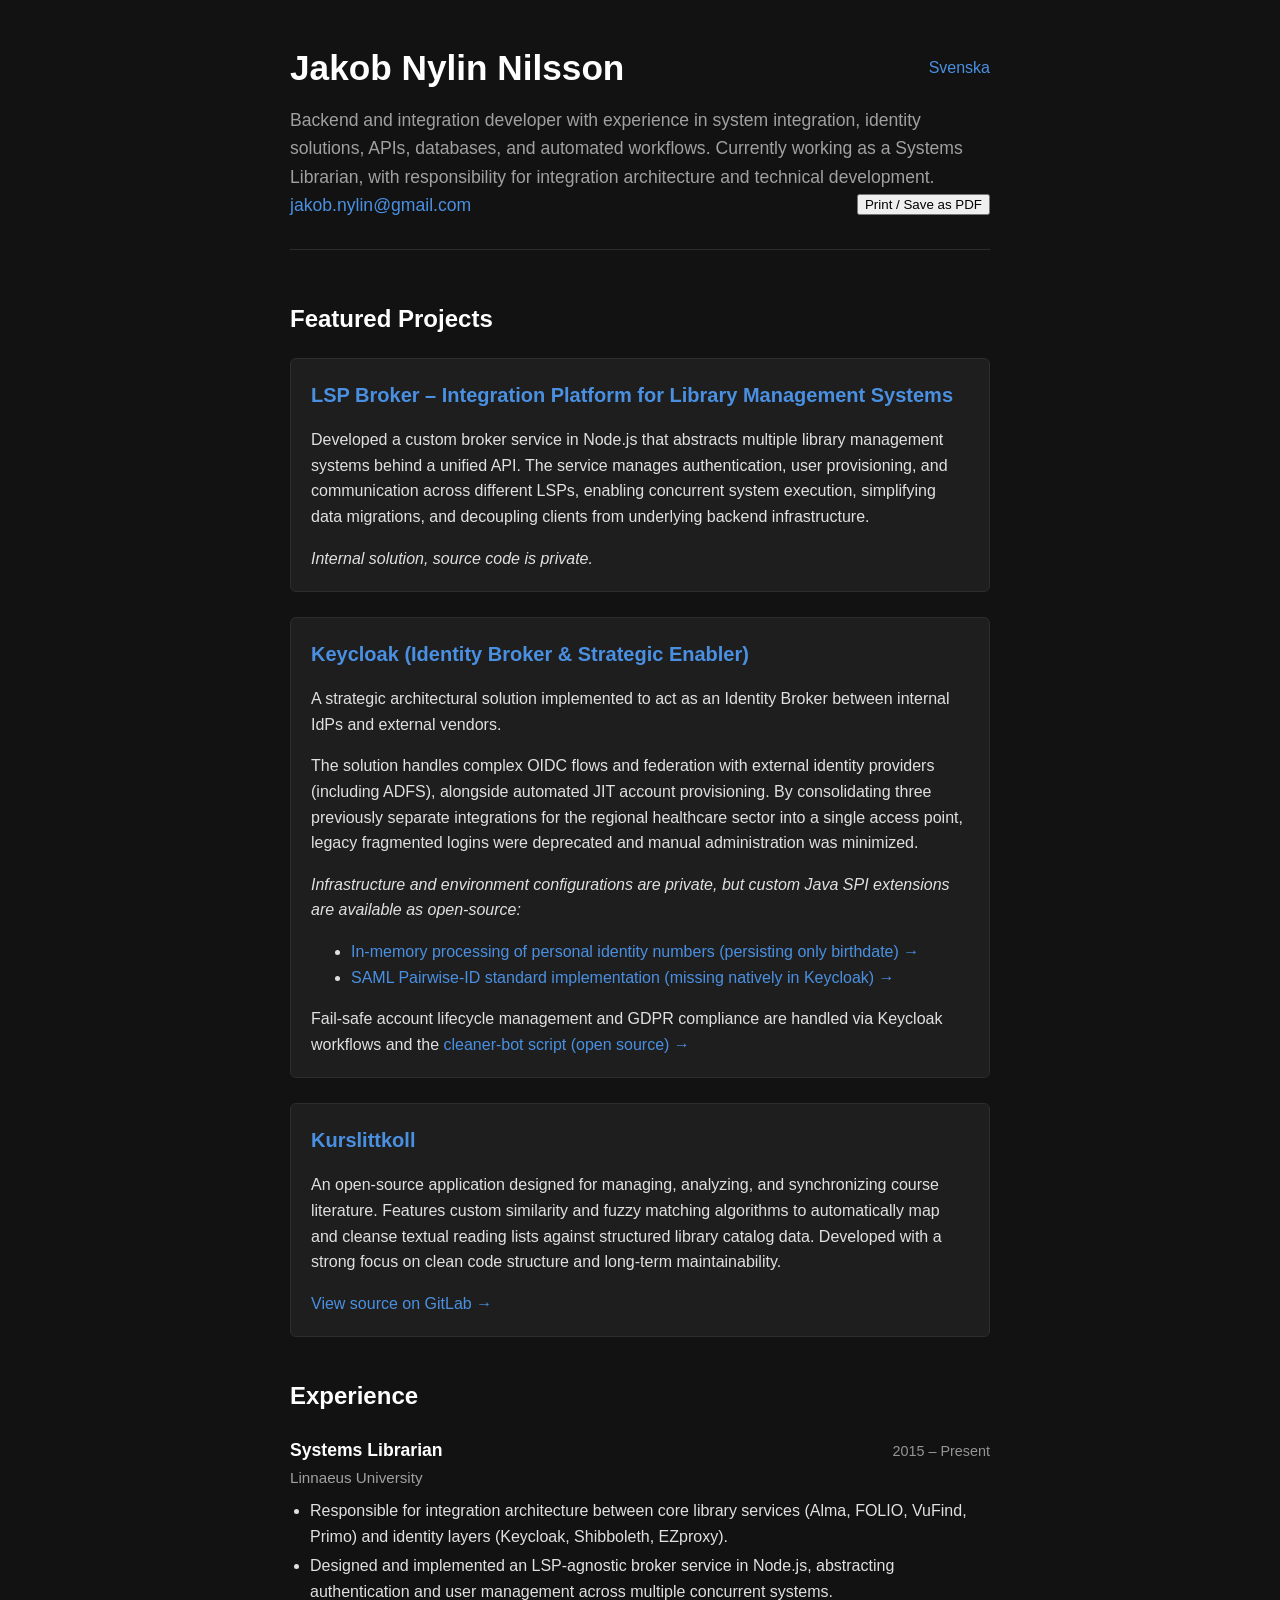
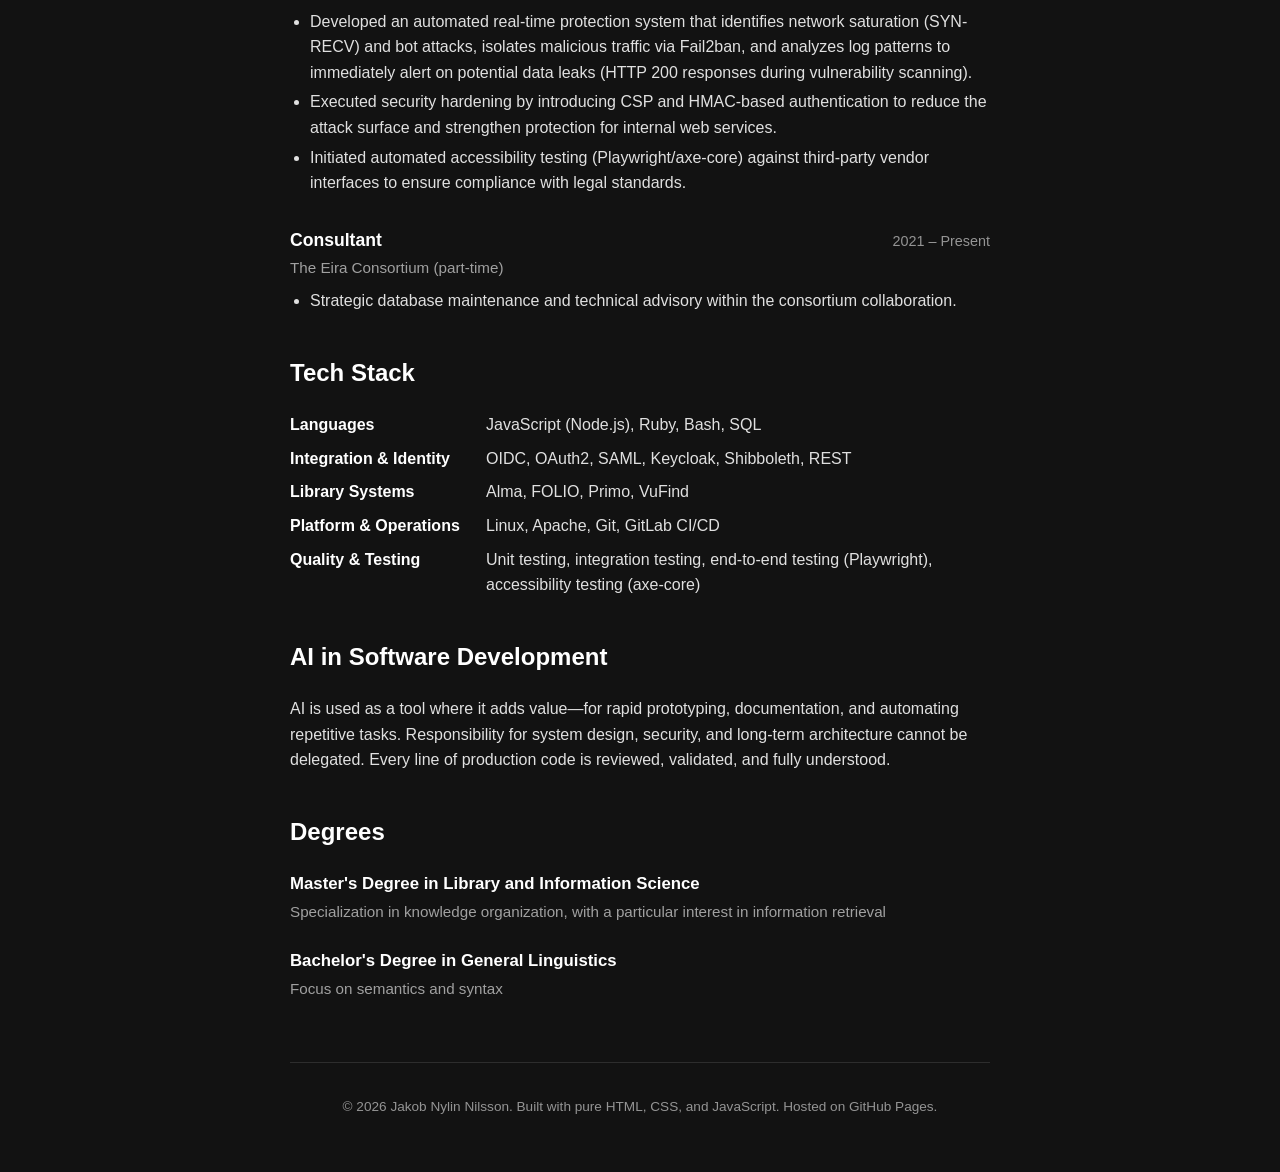
<file: en.html>
<!DOCTYPE html>
<html lang="en">
    <head>
        <meta charset="UTF-8">
        <meta name="viewport" content="width=device-width, initial-scale=1.0">
        <meta http-equiv="Content-Security-Policy" content="default-src 'self'; style-src 'self'; img-src 'self'; script-src 'self';">
        <title>Jakob Nylin Nilsson – Systems Librarian, Developer and Integration Architect</title>
        <link href="stil.css" rel="stylesheet">
        <link rel="alternate" hreflang="sv" href="https://jnylin.github.io/index.html">
        <link rel="alternate" hreflang="en" href="https://jnylin.github.io/en.html">
        <link rel="alternate" hreflang="x-default" href="https://jnylin.github.io/index.html">
        <script src="main.js" defer></script>
    </head>
    <body>
        <header>
            <h1>Jakob Nylin Nilsson</h1>
            <p>Backend and integration developer with experience in system integration, identity solutions, APIs, databases, and automated workflows. Currently working as a Systems Librarian, with responsibility for integration architecture and technical development.</p>
            <div class="header-actions">
                <p class="contact">
                    <span id="email-link"></span>
                </p>
                <button id="print-button" type="button">
                    Print / Save as PDF
                </button>
                <a class="lang-switch" href="index.html" hreflang="sv" lang="sv">Svenska</a>
            </div>
        </header>
        <main>
            <section>
                <h2>Featured Projects</h2>

                <article class="project-card">
                    <h3>LSP Broker – Integration Platform for Library Management Systems</h3>
                    <p>Developed a custom broker service in Node.js that abstracts multiple library management systems behind a unified API. The service manages authentication, user provisioning, and communication across different LSPs, enabling concurrent system execution, simplifying data migrations, and decoupling clients from underlying backend infrastructure.</p>
                    <p><em>Internal solution, source code is private.</em></p>
                </article>

                <article class="project-card">
                    <h3>Keycloak (Identity Broker &amp; Strategic Enabler)</h3>
                    <p>A strategic architectural solution implemented to act as an Identity Broker between internal IdPs and external vendors.</p>
                    <p>The solution handles complex OIDC flows and federation with external identity providers (including ADFS), alongside automated JIT account provisioning. By consolidating three previously separate integrations for the regional healthcare sector into a single access point, legacy fragmented logins were deprecated and manual administration was minimized.</p>
                    <p><em>Infrastructure and environment configurations are private, but custom Java SPI extensions are available as open-source:</em></p>
                    <ul>
                        <li><a href="https://gitlab.com/lnu-ub/medbib-keycloak-personnummer-mapper" target="_blank" rel="noopener noreferrer">In-memory processing of personal identity numbers (persisting only birthdate) &rarr;</a></li>
                        <li><a href="https://gitlab.com/lnu-ub/medbib-keycloak-saml-pseudoid/" target="_blank" rel="noopener noreferrer">SAML Pairwise-ID standard implementation (missing natively in Keycloak) &rarr;</a></li>
                    </ul>
                    <p>
                        Fail-safe account lifecycle management and GDPR compliance are handled via Keycloak workflows and the 
                        <a href="https://gitlab.com/lnu-ub/cleaner-bot" target="_blank" rel="noopener noreferrer">cleaner-bot script (open source) &rarr;</a>
                    </p>
                </article>
                
                <article class="project-card">
                    <h3>Kurslittkoll</h3>
                    <p>An open-source application designed for managing, analyzing, and synchronizing course literature. Features custom similarity and fuzzy matching algorithms to automatically map and cleanse textual reading lists against structured library catalog data. Developed with a strong focus on clean code structure and long-term maintainability.</p>
                    <p><a href="https://gitlab.com/lnu-ub/kurslittkoll/" target="_blank" rel="noopener noreferrer">View source on GitLab &rarr;</a></p>
                </article>
            </section>

            <section>
                <h2>Experience</h2>

                <article class="cv-item">
                    <div class="cv-header">
                        <strong>Systems Librarian</strong>
                        <span class="cv-timeline">2015 &ndash; Present</span>
                    </div>
                    <div class="cv-company">Linnaeus University</div>
                    <ul>
                        <li>Responsible for integration architecture between core library services (Alma, FOLIO, VuFind, Primo) and identity layers (Keycloak, Shibboleth, EZproxy).</li>
                        <li>Designed and implemented an LSP-agnostic broker service in Node.js, abstracting authentication and user management across multiple concurrent systems.</li>
                        <li>Developed an automated real-time protection system that identifies network saturation (SYN-RECV) and bot attacks, isolates malicious traffic via Fail2ban, and analyzes log patterns to immediately alert on potential data leaks (HTTP 200 responses during vulnerability scanning).</li>
                        <li>Executed security hardening by introducing CSP and HMAC-based authentication to reduce the attack surface and strengthen protection for internal web services.</li>
                        <li>Initiated automated accessibility testing (Playwright/axe-core) against third-party vendor interfaces to ensure compliance with legal standards.</li>
                    </ul>
                </article>

                <article class="cv-item">
                    <div class="cv-header">
                        <strong>Consultant</strong>
                        <span class="cv-timeline">2021 &ndash; Present</span>
                    </div>
                    <div class="cv-company">The Eira Consortium (part-time)</div>
                    <ul>
                        <li>Strategic database maintenance and technical advisory within the consortium collaboration.</li>
                    </ul>
                </article>
            </section>

            <section>
                <h2>Tech Stack</h2>

                <dl class="tech-stack">
                    <dt>Languages</dt>
                    <dd>JavaScript (Node.js), Ruby, Bash, SQL</dd>

                    <dt>Integration &amp; Identity</dt>
                    <dd>OIDC, OAuth2, SAML, Keycloak, Shibboleth, REST</dd>

                    <dt>Library Systems</dt>
                    <dd>Alma, FOLIO, Primo, VuFind</dd>

                    <dt>Platform &amp; Operations</dt>
                    <dd>Linux, Apache, Git, GitLab CI/CD</dd>

                    <dt>Quality &amp; Testing</dt>
                    <dd>Unit testing, integration testing, end-to-end testing (Playwright), accessibility testing (axe-core)</dd>
                </dl>
            </section>

            <section>
                <h2>AI in Software Development</h2>
                <p>AI is used as a tool where it adds value—for rapid prototyping, documentation, and automating repetitive tasks. Responsibility for system design, security, and long-term architecture cannot be delegated. Every line of production code is reviewed, validated, and fully understood.</p>
            </section>

            <section>
                <h2>Degrees</h2>
                <dl class="degree-list">
                    <div class="degree-item">
                        <dt>Master's Degree in Library and Information Science</dt>
                        <dd>Specialization in knowledge organization, with a particular interest in information retrieval</dd>
                    </div>
                    <div class="degree-item">
                        <dt>Bachelor's Degree in General Linguistics</dt>
                        <dd>Focus on semantics and syntax</dd>
                    </div>
                </dl>
            </section>
        </main>
        <footer>
            <p>&copy; 2026 Jakob Nylin Nilsson. Built with pure HTML, CSS, and JavaScript. Hosted on GitHub Pages.</p>
        </footer>
    </body>
</html>
</file>
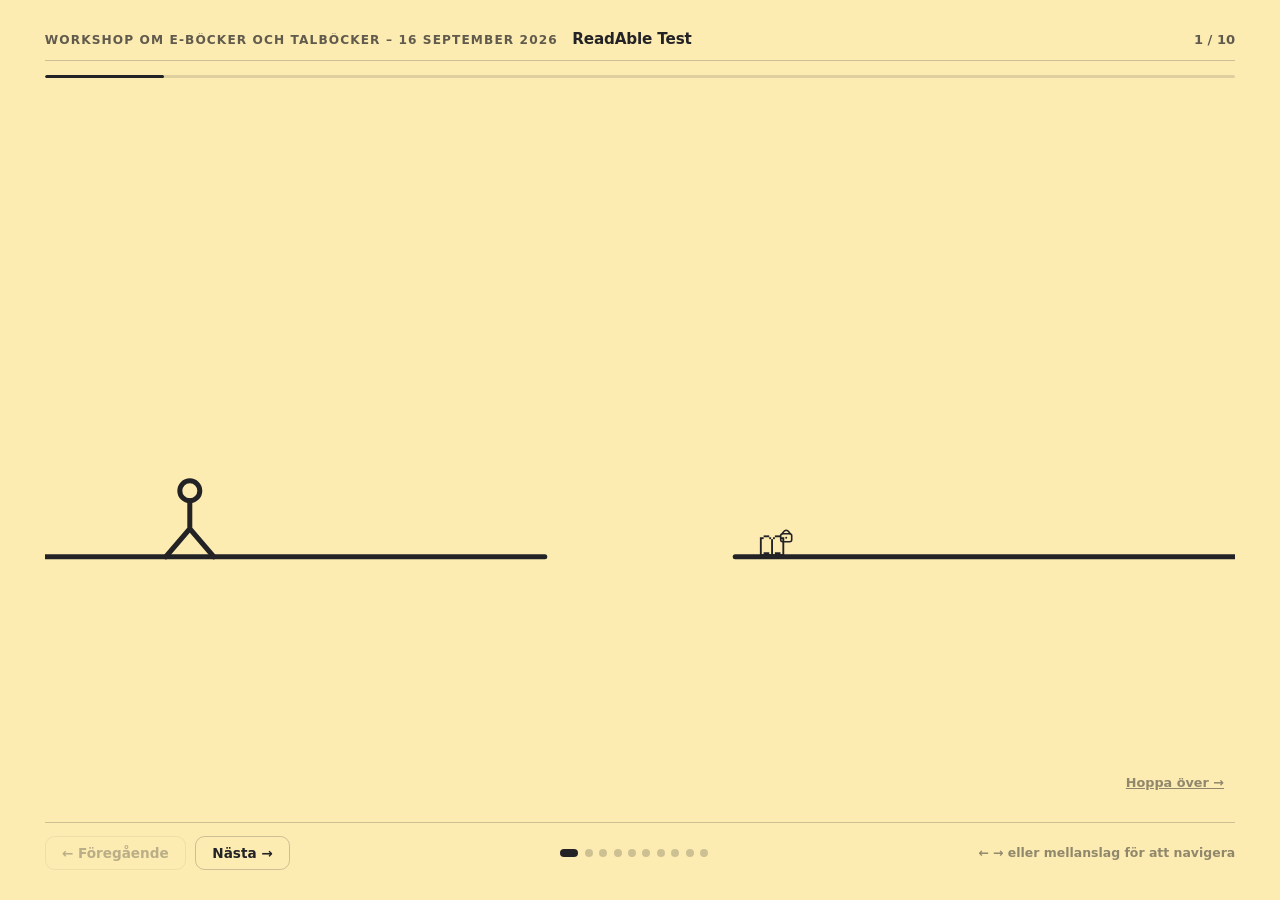
<file: decks/readable-test/presentation.html>
<!DOCTYPE html>
<html lang="sv">
<head>
<meta charset="UTF-8">
<meta name="viewport" content="width=device-width, initial-scale=1.0">
<meta name="robots" content="noindex, nofollow">
<title>ReadAble Test</title>
<style>
  :root{
    /* Linnéuniversitetet brand palette (designmanual/farger).
       Liljekonvalj is the manual's secondary color, paired with — and
       explicitly described as working well with — black text over large
       areas; Sotakleja is that text/ink pairing, separately called out for
       presentation templates specifically. */
    --bg: #FDECB2;           /* Liljekonvalj */
    --ink: #232326;          /* Sotakleja — headings, body, every plain label */
    --ink-dim: rgba(35,35,38,0.72);
    --ink-faint: rgba(35,35,38,0.5);
    --line: rgba(35,35,38,0.22);
    --line-soft: rgba(35,35,38,0.14);
    --critical: #A62186;     /* Azalea — the one "look here" accent: severity
                                 dots, the criterion/scan-tag pills, the warn
                                 stat number, the impact blockquote border.
                                 ~5.6:1 directly on --bg, so unlike on a dark
                                 background it doesn't need a pill fill to
                                 stay legible — only used as a filled pill
                                 (white text) where it must double as a badge. */
    --positive: #007340;     /* Murgröna — confirmation accent: the tag pill
                                 (white text), the corroborate border, the
                                 closing-list marker. ~5:1 directly on --bg. */
    --pill-text: #FFFFFF;    /* Always white on filled critical/positive pills
                                 — both are dark enough that --ink (also dark)
                                 would fail contrast on top of them. */
    --term-bg: #0B1220;
    --term-fg: #F4F6F5;
    --term-dim: rgba(244,246,245,0.55);
    --term-key: #4CD9A0;     /* terminal syntax highlighting only — a legible
                                bright green, not part of the brand palette,
                                kept independent since the code block is its
                                own deliberately dark component (see .terminal) */
    --term-warn: #FF8F5E;
    --font-body: system-ui, -apple-system, "Segoe UI", Roboto, Arial, sans-serif;
  }

  *{ box-sizing: border-box; }
  html,body{ height:100%; }
  body{
    margin:0;
    background: var(--bg);
    color: var(--ink);
    font-family: var(--font-body);
    overflow: hidden;
  }

  .deck{
    height:100vh;
    display:flex;
    flex-direction:column;
    padding: clamp(1rem,2.4vw,1.9rem) clamp(1.2rem,3.5vw,3rem);
    gap: 0.9rem;
  }

  .bar{
    flex: 0 0 auto;
    display:flex;
    align-items:center;
    justify-content:space-between;
    gap:1rem;
    padding-bottom: 0.7rem;
    border-bottom: 1px solid var(--line);
  }
  .bar-left{ display:flex; align-items:baseline; gap:0.9rem; min-width:0; }
  .kicker{
    font-size: 0.76rem;
    font-weight: 700;
    letter-spacing: 0.09em;
    text-transform: uppercase;
    color: var(--ink-dim);
    white-space:nowrap;
    overflow:hidden;
    text-overflow: ellipsis;
  }
  .brand{
    font-weight: 800;
    font-size: 0.95rem;
    letter-spacing: -0.01em;
    color: var(--ink);
    white-space:nowrap;
  }
  .count{
    font-weight: 700;
    font-size: 0.82rem;
    color: var(--ink-dim);
    font-variant-numeric: tabular-nums;
    flex: 0 0 auto;
  }

  .progress-track{
    flex: 0 0 auto;
    position:relative;
    height:3px;
    background: var(--line-soft);
    border-radius: 999px;
    overflow:hidden;
  }
  .progress-fill{
    position:absolute; inset:0 auto 0 0;
    width: 10%;
    background: var(--ink);
    border-radius: 999px;
    transition: width .35s ease;
  }
  @media (prefers-reduced-motion: reduce){ .progress-fill{ transition:none; } }

  main{
    flex: 1 1 auto;
    min-height:0;
    position:relative;
  }

  .slide{
    position:absolute; inset:0;
    display:flex;
    flex-direction:column;
    justify-content:center;
    padding: clamp(0.5rem,2vw,1.2rem) clamp(0.2rem,2.5vw,1rem);
    overflow-y:auto;
  }
  .slide[hidden]{ display:none; }

  .eyebrow{
    font-size: 0.85rem;
    font-weight: 700;
    letter-spacing: 0.09em;
    text-transform: uppercase;
    color: var(--ink-dim);
    margin: 0 0 0.7rem;
  }
  h1.display{
    font-weight: 800;
    font-size: clamp(2.1rem, 4.6vw, 3.6rem);
    line-height: 1.05;
    letter-spacing: -0.02em;
    text-wrap: balance;
    margin: 0 0 1rem;
    max-width: 16ch;
    color: var(--ink);
  }
  h2.display{
    font-weight: 800;
    font-size: clamp(1.6rem, 3.3vw, 2.4rem);
    line-height: 1.1;
    letter-spacing: -0.015em;
    text-wrap: balance;
    margin: 0 0 1.1rem;
    max-width: 22ch;
    color: var(--ink);
  }
  p.lede{
    font-size: clamp(1rem, 1.25vw, 1.15rem);
    line-height: 1.55;
    color: var(--ink-dim);
    max-width: 62ch;
    margin: 0 0 1.2rem;
  }
  /* Slide 1: intro animation */
  .intro-canvas{ position:absolute; inset:0; z-index:1; }
  .intro-content{
    position:relative; z-index:2;
    opacity: 0;
    transform: translateY(18px);
    transition: opacity .8s ease, transform .8s ease;
  }
  .intro-content.visible{ opacity:1; transform:translateY(0); }
  @media (prefers-reduced-motion: reduce){
    .intro-content{ transition:none; }
  }
  .intro-skip{
    position:absolute; z-index:3; bottom: 0.8rem; right: 0.4rem;
    background:none; border:none; cursor:pointer;
    font-family: inherit; font-size: 0.8rem; font-weight:700;
    color: var(--ink-faint); text-decoration: underline;
    padding: 0.3rem;
  }
  .intro-skip:hover{ color: var(--ink); }
  .intro-skip[hidden]{ display:none; }

  .tag{
    font-size: 0.68rem;
    font-weight: 800;
    letter-spacing: 0.05em;
    text-transform: uppercase;
    padding: 0.28rem 0.6rem;
    border-radius: 999px;
    background: var(--positive);
    color: var(--pill-text);
    white-space:nowrap;
  }

  /* platform chips */
  .chip-row{ display:flex; flex-wrap:wrap; gap:0.55rem; margin: 0.5rem 0 0; }
  .chip{
    font-weight: 700;
    font-size: 0.86rem;
    padding: 0.5rem 0.95rem;
    border-radius: 999px;
    color: var(--ink);
    border: 1.5px solid var(--line);
  }
  .scan-note{
    display:flex;
    align-items:flex-start;
    gap: 0.85rem;
    max-width: 58rem;
    margin-top: 1.2rem;
    padding: 1rem 1.3rem;
    border-radius: 0.9rem;
    border: 2px dashed var(--line);
  }
  .scan-note .scan-tag{
    flex: 0 0 auto;
    font-size: 0.66rem;
    font-weight: 800;
    letter-spacing: 0.06em;
    text-transform: uppercase;
    padding: 0.35rem 0.6rem;
    border-radius: 999px;
    background: var(--critical);
    color: var(--pill-text);
    margin-top: 0.1rem;
    white-space: nowrap;
  }
  .scan-note p{ margin:0; font-size: 0.92rem; color: var(--ink-dim); line-height:1.5; }
  .scan-note b{ color: var(--ink); font-weight:800; }

  .corroborate{
    display:flex;
    align-items:flex-start;
    gap: 0.85rem;
    max-width: 58rem;
    margin: 1.1rem 0 0;
    padding: 0.9rem 1.2rem;
    border-left: 3px solid var(--positive);
  }
  .corroborate p{ margin:0; font-size: 0.92rem; color: var(--ink-dim); line-height:1.5; }
  .corroborate b{ color: var(--ink); font-weight:800; }

  /* two-column engine cards */
  .grid-2{ display:grid; grid-template-columns: repeat(2,1fr); gap: 1rem; max-width: 60rem; margin-bottom: 1.2rem; }
  .card{
    border: 1.5px solid var(--line);
    border-radius: 1rem;
    padding: 1.2rem 1.35rem;
  }
  .card h3{ font-weight: 800; font-size: 1.08rem; margin: 0 0 0.5rem; color: var(--ink); }
  .card p{ margin:0; color: var(--ink-dim); font-size: 0.94rem; line-height:1.5; }
  .card .badge{
    font-size: 0.7rem; font-weight: 800; letter-spacing:0.06em; text-transform: uppercase;
    color: var(--critical); display:block; margin-bottom:0.4rem;
  }

  .table-wrap{ overflow-x:auto; max-width: 60rem; }
  .platform-table, .checks-table{ width:100%; border-collapse: collapse; }
  .platform-table th, .platform-table td, .checks-table td, .checks-table th{
    text-align:left; padding: 0.6rem 1rem 0.6rem 0;
    border-bottom: 1px solid var(--line-soft);
    font-size: 0.92rem; font-weight: 500;
  }
  .platform-table th, .checks-table th{
    font-size: 0.72rem; font-weight: 800; letter-spacing:0.08em; text-transform: uppercase;
    color: var(--ink-faint);
  }
  .wcag-pill{ font-weight: 600; color: var(--ink-dim); }

  /* demo cue slide */
  .cue{ display:flex; flex-direction:column; align-items:flex-start; justify-content:center; height:100%; }
  .cue .cmd{
    font-family: ui-monospace, "SFMono-Regular", Menlo, monospace;
    background: var(--term-bg);
    color: var(--term-key);
    padding: 0.7rem 1.1rem;
    border-radius: 0.7rem;
    display:block;
    max-width: 100%;
    white-space: pre-wrap;
    word-break: break-word;
    margin: 0.3rem 0;
    font-size: 1rem;
    font-weight: 600;
  }
  /* stat row */
  .stat-row{ display:flex; gap: 2rem; flex-wrap:wrap; margin-bottom: 1.2rem; }
  .stat{ min-width: 7.5rem; }
  .stat .n{ font-size: 2.5rem; font-weight: 800; line-height:1; color: var(--ink); font-variant-numeric: tabular-nums; }
  .stat .n.warn{ color: var(--critical); }
  .stat .l{ font-size: 0.72rem; font-weight: 700; letter-spacing:0.06em; text-transform: uppercase; color: var(--ink-faint); margin-top: 0.35rem; }

  .finding-list{ list-style:none; margin:0 0 1.3rem; padding:0; max-width: 46rem; }
  .finding-list li{
    display:flex; gap: 0.8rem; align-items:flex-start;
    padding: 0.65rem 0; border-top: 1px solid var(--line-soft);
    font-size: 0.94rem; line-height:1.5;
  }
  .finding-list li:last-child{ border-bottom: 1px solid var(--line-soft); }
  .sev{ flex: 0 0 auto; width: 0.6rem; height: 0.6rem; border-radius: 50%; background: var(--critical); margin-top: 0.4rem; }
  .finding-list b{ font-weight:800; }
  .finding-list .src{ display:block; color: var(--ink-faint); font-size: 0.82rem; margin-top:0.15rem; }

  /* Expandable block — collapsed by default, opened live on demand */
  details.expand{ margin: 0.9rem 0 1.3rem; }
  details.expand summary{
    cursor: pointer;
    list-style: none;
    display: flex;
    align-items: center;
    gap: 0.55rem;
    font-weight: 700;
    font-size: 0.9rem;
    color: var(--ink);
  }
  details.expand summary::-webkit-details-marker{ display: none; }
  details.expand summary::before{
    content: "▸";
    color: var(--critical);
    font-size: 0.8rem;
    transition: transform .15s ease;
  }
  details.expand[open] summary::before{ transform: rotate(90deg); }
  details.expand summary:hover{ color: var(--critical); }
  details.expand .finding-list{ margin: 0.8rem 0 0; }
  @media (prefers-reduced-motion: reduce){
    details.expand summary::before{ transition: none; }
  }

  /* terminal mock */
  .terminal{
    background: var(--term-bg);
    border-radius: 0.9rem;
    padding: 1.1rem 1.3rem;
    font-family: ui-monospace, "SFMono-Regular", Menlo, monospace;
    font-size: 0.8rem;
    line-height:1.65;
    color: var(--term-fg);
    max-width: 40rem;
  }
  .terminal .dots{ display:flex; gap:0.35rem; margin-bottom:0.7rem; }
  .terminal .dots span{ width:0.55rem; height:0.55rem; border-radius:50%; background: rgba(255,255,255,0.2); display:block; }
  .terminal .k{ color: var(--term-key); }
  .terminal .s{ color: var(--term-fg); }
  .terminal .m{ color: var(--term-dim); }
  .terminal .r{ color: var(--term-warn); }
  .terminal .prompt{ color: var(--term-warn); }

  .impact-row{
    display:flex;
    align-items:center;
    gap: 1.6rem;
    flex-wrap: wrap;
    margin-bottom: 1.2rem;
  }
  blockquote.impact{
    margin: 0;
    padding: 0.1rem 0 0.1rem 1.2rem;
    border-left: 5px solid var(--critical);
    font-weight: 800;
    font-size: clamp(1.1rem, 1.9vw, 1.4rem);
    line-height:1.4;
    max-width: 38ch;
  }
  .impact-icon{ flex: 0 0 auto; opacity: 0.9; }
  .criterion{
    display:inline-block;
    font-size: 0.78rem; font-weight: 800;
    background: var(--critical); color: var(--pill-text);
    padding: 0.35rem 0.7rem; border-radius: 999px;
    margin-top: 0.3rem;
  }

  .limits{ list-style:none; margin:0 0 1.3rem; padding:0; max-width: 46rem; }
  .limits li{
    position:relative; padding: 0.55rem 0 0.55rem 1.7rem;
    font-size: 1rem; line-height:1.5; border-top: 1px solid var(--line-soft);
  }
  .limits li:last-child{ border-bottom: 1px solid var(--line-soft); }
  .limits li::before{
    content: "?"; position:absolute; left:0; top:0.55rem;
    font-weight: 800; color: var(--critical); font-size: 0.9rem;
  }

  .closing-list{ list-style:none; margin:0 0 1.2rem; padding:0; max-width: 44rem; }
  .closing-list li{ padding: 0.5rem 0 0.5rem 1.6rem; position:relative; font-size: 1rem; line-height:1.5; }
  .closing-list li::before{
    content: ""; position:absolute; left:0; top:0.85rem;
    width:0.6rem; height:3px; border-radius: 2px; background: var(--positive);
  }
  .source-link{
    margin-top: 1.4rem;
    font-size: 0.85rem;
    color: var(--ink-dim);
  }
  .source-link a{ color: var(--ink); font-weight: 700; }

  footer.nav{
    flex: 0 0 auto;
    display:flex; align-items:center; justify-content: space-between; gap: 1rem;
    padding-top: 0.8rem;
    border-top: 1px solid var(--line);
  }
  .nav-btns{ display:flex; gap:0.6rem; }
  .nav-btn{
    font-family: inherit; font-weight: 700; font-size: 0.85rem;
    background: none; border: 1.5px solid var(--line); color: var(--ink);
    padding: 0.5rem 1rem; border-radius: 0.6rem; cursor:pointer;
    transition: background .15s ease, opacity .15s ease;
  }
  .nav-btn:hover{ background: rgba(255,255,255,0.1); }
  .nav-btn:disabled{ opacity:0.3; cursor:default; }
  .nav-btn:disabled:hover{ background:none; }
  .dots-nav{ display:flex; gap:0.4rem; }
  .dots-nav button{ width:0.5rem; height:0.5rem; border-radius:50%; border:none; padding:0; cursor:pointer; background: var(--line); }
  .dots-nav button[aria-current="true"]{ background: var(--ink); width:1.15rem; border-radius:4px; }
  .hint{ font-size: 0.78rem; font-weight: 600; color: var(--ink-faint); }

  :focus-visible{ outline: 3px solid var(--ink); outline-offset: 2px; border-radius: 4px; }

  @media (max-width: 720px){
    .grid-2{ grid-template-columns: 1fr; }
  }
</style>
</head>
<body>

<div class="deck">
  <div class="bar">
    <div class="bar-left">
      <span class="kicker" id="barKicker">Kicker</span>
      <span class="brand">ReadAble Test</span>
    </div>
    <span class="count" id="barCount">1 / 10</span>
  </div>
  <div class="progress-track"><div class="progress-fill" id="progressFill"></div></div>

  <main id="slides">

    <section class="slide" data-kicker="Workshop om e-böcker och talböcker &ndash; 16 september 2026">
      <canvas class="intro-canvas" id="introCanvas"></canvas>
      <button class="intro-skip" id="introSkip" type="button">Hoppa över →</button>
      <div class="intro-content" id="introContent">
        <h1 class="display">Automatisk tillgänglighetstestning av e-böcker</h1>
        <p class="lede">Vad ett testverktyg faktiskt kan — och inte kan — berätta om hur läsbara våra inköpta e-böcker är.</p>
      </div>
    </section>

    <section class="slide" data-kicker="Varför detta spår" hidden>
      <p class="eyebrow">Utgångspunkt</p>
      <h2 class="display">Hur tillgängliga är våra e-böcker?</h2>
      <p class="lede" style="margin-bottom:0.5rem;">Testverktyget har använts mot följande plattformar:</p>
      <div class="chip-row">
        <span class="chip">ProQuest Ebook Central</span>
        <span class="chip">EBSCO eBooks</span>
        <span class="chip">Springer Nature (OA)</span>
      </div>
      <div class="scan-note">
        <span class="scan-tag">Omvärldsbevakning</span>
        <p><b>Biblio</b> testades också</p>
      </div>
    </section>

    <section class="slide" data-kicker="Verktyget" hidden>
      <p class="eyebrow">Hur det fungerar</p>
      <h2 class="display">Två testmotorer, fyra plattformar</h2>
      <div class="grid-2">
        <div class="card">
          <span class="badge">Webbläsare</span>
          <h3>axe-core via Playwright</h3>
          <p>Testar själva läsargränssnittet mot WCAG 2.1 AA — tangentbordsfokus, landmärken, sidtitlar, iframe-namn och fler kriterier, per bok och plattform.</p>
        </div>
        <div class="card">
          <span class="badge">EPUB-filer</span>
          <h3>Ace by DAISY</h3>
          <p>Statisk analys av nedladdade EPUB:er mot EPUB Accessibility-specifikationen, för böcker från EBSCO och Springer.</p>
        </div>
      </div>
      <div class="table-wrap">
        <table class="platform-table">
          <tr><th>Plattform</th><th>Typ</th><th>Autentisering</th></tr>
          <tr><td>ProQuest Ebook Central</td><td>Webbläsare</td><td>IP-baserad / SSO vid behov</td></tr>
          <tr><td>EBSCO eBooks</td><td>Webbläsare</td><td>IP-baserad</td></tr>
          <tr><td>Springer Nature (OA)</td><td>Webbläsare + EPUB</td><td>Öppen / IP</td></tr>
          <tr><td>EPUB-filer</td><td>Dokumentnivå</td><td>—</td></tr>
        </table>
      </div>
    </section>

    <section class="slide" data-kicker="Testtäckning" hidden>
      <p class="eyebrow">I detalj</p>
      <h2 class="display">Vad testerna faktiskt kontrollerar</h2>
      <div class="table-wrap">
        <table class="checks-table">
          <tr><th>Test</th><th>WCAG</th></tr>
          <tr><td>Inga kritiska eller allvarliga axe-fel</td><td class="wcag-pill">Flera kriterier</td></tr>
          <tr><td>Sidtitel är beskrivande</td><td class="wcag-pill">2.4.2</td></tr>
          <tr><td>Tangentbordsfokus flyttas vid Tab</td><td class="wcag-pill">2.1.1</td></tr>
          <tr><td>Fokuserat element har synlig fokusindikator</td><td class="wcag-pill">2.4.7</td></tr>
          <tr><td>Sidnavigering nåbar med tangentbord</td><td class="wcag-pill">2.1.1</td></tr>
          <tr><td>Huvudinnehåll har landmärke</td><td class="wcag-pill">1.3.6</td></tr>
          <tr><td>Iframes har tillgängliga namn</td><td class="wcag-pill">4.1.2</td></tr>
          <tr><td>Bilder har alt-attribut</td><td class="wcag-pill">1.1.1</td></tr>
          <tr><td>Innehåll reflows vid 320px bredd</td><td class="wcag-pill">1.4.10</td></tr>
          <tr><td>Rubriknivåer hoppar inte</td><td class="wcag-pill">1.3.1</td></tr>
          <tr><td>Shift+Tab flyttar fokus bakåt</td><td class="wcag-pill">2.1.2</td></tr>
          <tr><td>Inga axe-fel efter sidbläddring</td><td class="wcag-pill">Flera kriterier</td></tr>
        </table>
      </div>
    </section>

    <section class="slide" data-kicker="Live-demo" hidden>
      <div class="cue">
        <p class="eyebrow">Nu byter vi fönster</p>
        <h2 class="display">Vi växlar till terminalen</h2>
        <span class="cmd">npm run test:springer</span>
        <span class="cmd">npm run report:generate</span>
        <span class="cmd">npx playwright test --project=ebsco --headed --workers=1 --grep "Quantitative Hydrology.*focused element has visible focus indicator"</span>
      </div>
    </section>

    <section class="slide" data-kicker="Ace by DAISY · EBSCO · Introduction to Quantitative Hydrology" hidden>
      <p class="eyebrow">Riktiga fynd, inte exempel</p>
      <h2 class="display">26 av 29 sidor har samma fel</h2>
      <div class="stat-row">
        <div class="stat"><span class="n">29</span><span class="l">Sidor analyserade</span></div>
        <div class="stat"><span class="n warn">26</span><span class="l">Med samma fel</span></div>
        <div class="stat"><span class="n">1</span><span class="l">Mall orsakar allt</span></div>
      </div>
      <ul class="finding-list">
        <li><span class="sev"></span><div><b>Varje sida</b> avslutas med en dold länk till EBSCO:s licensvillkor — den är märkt <code>aria-hidden="true"</code> men går ändå att tabba till (Ace/axe: <code>aria-hidden-focus</code>, allvarlig).</div></li>
        <li><span class="sev"></span><div><b>26 av 29 kapitel/sidor</b> i boken bär exakt samma fel — det sitter i EBSCO:s egen sidmall, inte i den enskilda titeln.<span class="src">Introduction to Quantitative Hydrology</span></div></li>
      </ul>
      <details class="expand">
        <summary>Fler brister i samma läsare — bekräftat live på alla 3 testade böcker</summary>
        <ul class="finding-list">
          <li><span class="sev"></span><div>"Hoppa till innehåll"-länken pekar på ett element som inte finns i sidan.</div></li>
          <li><span class="sev"></span><div>Inget synligt fokusmärke på det första fokuserade elementet.</div></li>
          <li><span class="sev"></span><div>Inget <code>&lt;main&gt;</code>-landmärke i läsaren.</div></li>
          <li><span class="sev"></span><div>Den onämnda iframen bekräftad live — inte bara i den nedladdade EPUB-filen.</div></li>
        </ul>
      </details>
      <div class="corroborate">
        <span class="tag">Bekräftat hos fler</span>
        <p>Samma felkategori (WCAG 4.1.2 — inget namn på ett interaktivt element) dök upp oberoende hos <b>Springer</b>: en onämnd läsar-iframe på <b>3 av 3</b> testade böcker. Två orelaterade leverantörer, samma mönster — inte en engångsgrej.</p>
      </div>
      <div class="terminal">
        <div class="dots"><span></span><span></span><span></span></div>
        <div><span class="prompt">✗</span> xhtml/C_005_c1.xhtml — aria-hidden-focus</div>
        <div>&nbsp;</div>
        <div><span class="s">{</span></div>
        <div>&nbsp;&nbsp;<span class="k">"id"</span>: <span class="s">"aria-hidden-focus"</span>,</div>
        <div>&nbsp;&nbsp;<span class="k">"impact"</span>: <span class="r">"serious"</span>,</div>
        <div>&nbsp;&nbsp;<span class="k">"description"</span>: <span class="s">"Ensure aria-hidden elements are not focusable"</span>,</div>
        <div>&nbsp;&nbsp;<span class="k">"html"</span>: <span class="m">"&lt;a href=\"…legal.ebsco.com/license-agreement\"&gt;"</span></div>
        <div><span class="s">}</span></div>
      </div>
    </section>

    <section class="slide" data-kicker="ProQuest · 10 böcker · två läsare, båda trasiga" hidden>
      <p class="eyebrow">Riktiga fynd, inte exempel</p>
      <h2 class="display">ProQuest har två olika läsare — kritiska fel i båda</h2>
      <div class="stat-row">
        <div class="stat"><span class="n">10</span><span class="l">Böcker testade</span></div>
        <div class="stat"><span class="n warn">10</span><span class="l">Med kritiska axe-fel</span></div>
        <div class="stat"><span class="n">2</span><span class="l">Olika läsarimplementationer</span></div>
      </div>
      <div class="grid-2">
        <div class="card">
          <span class="badge">5 av 10 böcker</span>
          <h3>epub.js-läsaren</h3>
          <p><code>aria-required-children</code>, <code>aria-roles</code>, ogiltiga ARIA-roller — plus samma onämnda iframe som hos EBSCO och Springer, och innehåll som inte får plats vid 320px bredd.</p>
        </div>
        <div class="card">
          <span class="badge">5 av 10 böcker</span>
          <h3>Bild-/PDF-läsaren</h3>
          <p>Knappar utan namn, bilder utan alt-text, ogiltiga ARIA-attributvärden — ett helt annat felmönster, samma allvarlighetsgrad.</p>
        </div>
      </div>
      <p class="lede" style="font-size:0.9rem; margin-bottom:1rem;">Kritiska fel — högre allvarlighetsgrad än EBSCO- och Springer-fynden — på <b>alla 10</b> testade böcker, oavsett vilken av de två läsarna boken råkar öppnas i.</p>
      <div class="corroborate">
        <span class="tag">Tre leverantörer, samma mönster</span>
        <p>Samma felkategori (WCAG 4.1.2 — inget namn på ett interaktivt element) är nu bekräftad oberoende hos EBSCO, Springer <b>och</b> ProQuest. Tre orelaterade leverantörer, samma sorts fel i respektive läsare.</p>
      </div>
    </section>

    <section class="slide" data-kicker="Varför det spelar roll" hidden>
      <p class="eyebrow">Från fel-kod till läsupplevelse</p>
      <h2 class="display">Ett osynligt stopp, om och om igen</h2>
      <div class="impact-row">
        <blockquote class="impact">
          Tabbar man sig fram i boken landar man på en länk som varken syns eller annonseras — på 26 av 29 sidor.
        </blockquote>
        <svg class="impact-icon" viewBox="0 0 160 70" width="130" height="57" aria-hidden="true">
          <line x1="5" y1="50" x2="66" y2="50" stroke="#232326" stroke-width="4" stroke-linecap="round"/>
          <line x1="94" y1="50" x2="155" y2="50" stroke="#232326" stroke-width="4" stroke-linecap="round"/>
          <path d="M66,50 Q80,58 94,50" stroke="#007340" stroke-width="4" fill="none" stroke-linecap="round"/>
        </svg>
      </div>
      <p class="lede">Det är vad <code>aria-hidden-focus</code>-felet betyder i praktiken: en student som navigerar med tangentbord eller skärmläsare fastnar i en osynlig, namnlös länk varje gång hen bläddrar vidare i boken. Precis som i intro-animationen — hindret finns kvar tills någon bygger bron över det.</p>
      <span class="criterion">WCAG 4.1.2 — Name, Role, Value</span>
    </section>

    <section class="slide" data-kicker="Gränser" hidden>
      <p class="eyebrow">Innan vi går vidare</p>
      <h2 class="display">Vad automatiken inte kan svara på</h2>
      <ul class="limits">
        <li>Känns navigeringen begriplig i praktiken, inte bara teknisk korrekt?</li>
        <li>Fungerar plattformens inbyggda uppläsning faktiskt bra?</li>
        <li>Ritar läsaren upp sidan som text — eller bara som en bild (canvas)? Då finns inget för axe att läsa, oavsett hur vi testar.</li>
        <li>Håller strukturen ihop över ett helt kapitel — inte bara en enskild sida?</li>
      </ul>
    </section>

    <section class="slide" data-kicker="Sammanfattning" hidden>
      <p class="eyebrow">Innan vi går vidare</p>
      <h2 class="display">Ett skalbart facit — inte hela sanningen</h2>
      <ul class="closing-list">
        <li>Automatisk testning ger ett repeterbart facit per leverantör och bok, körbart om och om igen.</li>
        <li>Redan idag: konkreta, åtgärdbara fynd — som EBSCO-exemplet.</li>
      </ul>
      <p class="source-link">Källkod och metodik: <a href="https://gitlab.com/lnu-ub/readable-test" target="_blank" rel="noopener noreferrer">gitlab.com/lnu-ub/readable-test</a></p>
    </section>

  </main>

  <footer class="nav">
    <div class="nav-btns">
      <button class="nav-btn" id="prevBtn" type="button">← Föregående</button>
      <button class="nav-btn" id="nextBtn" type="button">Nästa →</button>
    </div>
    <div class="dots-nav" id="dotsNav"></div>
    <span class="hint">← → eller mellanslag för att navigera</span>
  </footer>
</div>

<script>
  const slides = Array.from(document.querySelectorAll('.slide'));
  const total = slides.length;
  const barKicker = document.getElementById('barKicker');
  const barCount = document.getElementById('barCount');
  const progressFill = document.getElementById('progressFill');
  const prevBtn = document.getElementById('prevBtn');
  const nextBtn = document.getElementById('nextBtn');
  const dotsNav = document.getElementById('dotsNav');

  slides.forEach((_, i) => {
    const dot = document.createElement('button');
    dot.type = 'button';
    dot.setAttribute('aria-label', 'Bild ' + (i + 1));
    dot.addEventListener('click', () => goTo(i));
    dotsNav.appendChild(dot);
  });
  const dots = Array.from(dotsNav.children);

  let current = 0;

  function goTo(i){
    if (i < 0 || i >= total) return;
    slides[current].hidden = true;
    current = i;
    slides[current].hidden = false;
    barKicker.textContent = slides[current].dataset.kicker || '';
    barCount.textContent = (current + 1) + ' / ' + total;
    progressFill.style.width = ((current + 1) / total * 100) + '%';
    prevBtn.disabled = current === 0;
    nextBtn.disabled = current === total - 1;
    dots.forEach((d, idx) => d.setAttribute('aria-current', idx === current ? 'true' : 'false'));
    slides[current].scrollTop = 0;
    if (current !== 0 && !introDone) finishIntro();
  }

  // ── Slide 1 cold open: a reader walks the line, hits a gap (a barrier),
  // and the fix — a bridge — has to be drawn before they can continue. On
  // slide 0, Space/click/→ drive this instead of slide navigation until
  // it resolves on its own; every other slide is unaffected.
  const canvas = document.getElementById('introCanvas');
  const ctx = canvas.getContext('2d');
  const introContent = document.getElementById('introContent');
  const introSkip = document.getElementById('introSkip');
  let introDone = false;
  let introState = 'WALKING_1';
  let posX = -60;
  let bridgeProgress = 0;
  let pickupProgress = 0;
  let pickedUp = false;
  let unlocking = false;
  let lockProgress = 0;
  let frame = 0;
  let rafId = null;

  function sizeCanvas(){
    const rect = slides[0].getBoundingClientRect();
    canvas.width = rect.width;
    canvas.height = rect.height;
  }
  window.addEventListener('resize', sizeCanvas);
  sizeCanvas();

  function groundY(){ return canvas.height * 0.65; }
  function gapStart(){ return canvas.width * 0.42; }
  function gapEnd(){ return canvas.width * 0.58; }

  function drawReader(x, y, walking){
    ctx.strokeStyle = '#232326';
    ctx.lineWidth = 5;
    ctx.lineCap = 'round';
    ctx.lineJoin = 'round';
    const cycle = walking ? Math.sin(frame * 0.22) * 12 : 0;

    // Head
    ctx.beginPath();
    ctx.arc(x, y - 66, 10, 0, Math.PI * 2);
    ctx.stroke();

    // Body + legs, one stroke
    ctx.beginPath();
    ctx.moveTo(x, y - 56);
    ctx.lineTo(x, y - 28);
    ctx.lineTo(x - 12 - cycle, y);
    ctx.moveTo(x, y - 28);
    ctx.lineTo(x + 12 + cycle, y);
    ctx.stroke();
  }

  // Book glyph (U+1F56E). Same (cx, cy, scale) signature as the old
  // hand-drawn version, so resting/pickup-interpolation/held-in-hand call
  // sites all keep working unchanged.
  function drawBook(cx, cy, scale){
    scale = scale || 1;
    ctx.save();
    ctx.font = (30 * scale) + 'px "Apple Color Emoji","Segoe UI Emoji","Noto Color Emoji",sans-serif';
    ctx.textAlign = 'center';
    ctx.textBaseline = 'middle';
    ctx.fillStyle = '#232326';
    ctx.fillText('\u{1F56E}', cx, cy);
    ctx.restore();
  }

  // Padlock badge on the book: closed the whole time the barrier stands,
  // then the shackle swings open and it fades away the instant the bridge
  // completes — access to the content is what's actually being unlocked,
  // not just a path.
  function drawPadlock(x, y, openAmount, alpha){
    if (alpha <= 0) return;
    ctx.save();
    ctx.globalAlpha = alpha;
    ctx.strokeStyle = '#232326';
    ctx.fillStyle = '#232326';
    ctx.lineWidth = 1.6;
    ctx.lineCap = 'round';
    ctx.lineJoin = 'round';

    const bw = 11, bh = 8;
    const bodyLeft = x - bw / 2, bodyTop = y;
    ctx.beginPath();
    if (ctx.roundRect) ctx.roundRect(bodyLeft, bodyTop, bw, bh, 2);
    else ctx.rect(bodyLeft, bodyTop, bw, bh);
    ctx.stroke();
    ctx.beginPath();
    ctx.arc(x, bodyTop + bh / 2, 1, 0, Math.PI * 2);
    ctx.fill();

    const pivotX = x + bw / 2 - 1.5, pivotY = bodyTop;
    const closedFreeX = x - bw / 2 + 1.5;
    const openFreeX = closedFreeX - 2, openFreeY = bodyTop - 9;
    const freeX = closedFreeX + (openFreeX - closedFreeX) * openAmount;
    const freeY = bodyTop + (openFreeY - bodyTop) * openAmount;
    const midX = (pivotX + freeX) / 2;
    const midY = Math.min(pivotY, freeY) - (7 + openAmount);

    ctx.beginPath();
    ctx.moveTo(pivotX, pivotY);
    ctx.quadraticCurveTo(midX, midY, freeX, freeY);
    ctx.stroke();
    ctx.restore();
  }

  function triggerBridge(){
    if (introState === 'WAITING') introState = 'DRAWING_BRIDGE';
  }

  function finishIntro(){
    introDone = true;
    if (rafId) cancelAnimationFrame(rafId);
    const gy = groundY();
    ctx.clearRect(0, 0, canvas.width, canvas.height);
    ctx.strokeStyle = '#232326';
    ctx.lineWidth = 5;
    ctx.lineCap = 'round';
    ctx.beginPath();
    ctx.moveTo(0, gy);
    ctx.lineTo(canvas.width, gy);
    ctx.stroke();
    if (!pickedUp) drawBook(gapEnd() + 38, gy - 10);
    introContent.classList.add('visible');
    introSkip.hidden = true;
  }

  function introLoop(){
    frame++;
    ctx.clearRect(0, 0, canvas.width, canvas.height);
    const gy = groundY(), gs = gapStart(), ge = gapEnd();

    ctx.strokeStyle = '#232326';
    ctx.lineWidth = 5;
    ctx.lineCap = 'round';

    // Both edges of the gap are drawn from the very first frame — it's a
    // bounded gap waiting to be crossed, not an open-ended void.
    ctx.beginPath();
    ctx.moveTo(0, gy);
    ctx.lineTo(gs, gy);
    ctx.moveTo(ge, gy);
    ctx.lineTo(canvas.width, gy);
    ctx.stroke();

    if (bridgeProgress > 0){
      const bx = gs + (ge - gs) * Math.min(bridgeProgress, 1);
      ctx.beginPath();
      ctx.moveTo(gs, gy);
      ctx.quadraticCurveTo(gs + (bx - gs) / 2, gy + 8, bx, gy);
      ctx.stroke();
    }

    const bookX = ge + 38, bookY = gy - 10;
    // The book — what the reader is actually trying to reach — sits just
    // past the gap. It's visible the whole time; it just can't be reached
    // until the bridge closes the gap, then it's picked up and carried on.
    if (!pickedUp && introState !== 'PICKUP'){
      drawBook(bookX, bookY);
      if (lockProgress < 1){
        drawPadlock(
          bookX + 13, bookY - 13,
          Math.min(1, lockProgress / 0.5),
          1 - Math.max(0, (lockProgress - 0.5) / 0.5)
        );
      }
    }
    if (unlocking) lockProgress = Math.min(1, lockProgress + 0.042);

    if (introState === 'WALKING_1'){
      posX += 3.2;
      drawReader(posX, gy, true);
      if (posX >= gs - 26) { posX = gs - 26; introState = 'WAITING'; }
    } else if (introState === 'WAITING'){
      drawReader(posX, gy, false);
    } else if (introState === 'DRAWING_BRIDGE'){
      bridgeProgress += 0.028;
      drawReader(posX, gy, false);
      if (bridgeProgress >= 1) { introState = 'WALKING_2'; unlocking = true; }
    } else if (introState === 'WALKING_2'){
      posX += 3.6;
      drawReader(posX, gy, true);
      if (posX >= bookX - 18) { posX = bookX - 18; introState = 'PICKUP'; pickupProgress = 0; }
    } else if (introState === 'PICKUP'){
      pickupProgress = Math.min(1, pickupProgress + 0.045);
      drawReader(posX, gy, false);
      const handX = posX + 20, handY = gy - 44;
      drawBook(
        bookX + (handX - bookX) * pickupProgress,
        bookY + (handY - bookY) * pickupProgress,
        1 - 0.25 * pickupProgress
      );
      if (pickupProgress >= 1) { pickedUp = true; introState = 'WALKING_3'; }
    } else if (introState === 'WALKING_3'){
      posX += 3.6;
      drawReader(posX, gy, true);
      drawBook(posX + 20, gy - 44, 0.75);
      if (posX > canvas.width + 40) finishIntro();
    }

    if (!introDone) rafId = requestAnimationFrame(introLoop);
  }
  rafId = requestAnimationFrame(introLoop);

  introSkip.addEventListener('click', finishIntro);
  slides[0].addEventListener('click', (e) => {
    if (!introDone && e.target !== introSkip) triggerBridge();
  });

  prevBtn.addEventListener('click', () => goTo(current - 1));
  nextBtn.addEventListener('click', () => {
    if (current === 0 && !introDone) { triggerBridge(); return; }
    goTo(current + 1);
  });

  document.addEventListener('keydown', (e) => {
    if (current === 0 && !introDone && (e.key === 'ArrowRight' || e.key === ' ' || e.key === 'PageDown')){
      e.preventDefault();
      triggerBridge();
      return;
    }
    if (e.key === 'ArrowRight' || e.key === ' ' || e.key === 'PageDown'){ e.preventDefault(); goTo(current + 1); }
    else if (e.key === 'ArrowLeft' || e.key === 'PageUp'){ e.preventDefault(); goTo(current - 1); }
    else if (e.key === 'Home'){ e.preventDefault(); goTo(0); }
    else if (e.key === 'End'){ e.preventDefault(); goTo(total - 1); }
  });

  goTo(0);
</script>
</body>
</html>
</file>
<file: stil.css>
/* Grundinställningar*/
body {
    font-family: -apple-system, BlinkMacSystemFont, "Segoe UI", Roboto, Helvetica, Arial, sans-serif;
    line-height: 1.6;
    color: #e0e0e0;
    background-color: #121212;
    max-width: 700px;
    margin: 0 auto;
    padding: 40px 20px;
}

/* Header */
header {
    position: relative;
    margin-bottom: 50px;
    border-bottom: 1px solid #2d2d2d;
    padding-bottom: 30px;
}

header h1 {
    margin-top: 0;
    font-size: 2.2rem;
    color: #ffffff;
    margin-bottom: 10px;
    padding-right: 70px;
}

header p {
    font-size: 1.1rem;
    color: #a0a0a0;
    margin: 0;
}

.header-actions {
    display: flex;
    justify-content: space-between;
    align-items: center;
    gap: 15px;
}

.lang-switch {
    position: absolute;
    top: 0;
    right: 0;
    height: 3.52rem; /* = header h1:s radhöjd (2.2rem * line-height 1.6) */
    display: flex;
    align-items: center;
    white-space: nowrap;
}

/* Rubriker */
h2 {
    color: #ffffff;
    font-size: 1.5rem;
    margin-top: 40px;
    margin-bottom: 20px;
}

/* Gemensam bas för artiklar */
article {
    margin-bottom: 25px;
}

/* Specifik styling för projektkort */
.project-card {
    background-color: #1e1e1e;
    padding: 20px;
    border-radius: 6px;
    border: 1px solid #2d2d2d;
    transition: transform 0.2s ease, border-color 0.2s ease;
}

/* När man hovrar över ett projekt */
.project-card:hover,
.project-card:focus-within {
    transform: translateY(-2px);
    border-color: #4a90e2;
}

.project-card a:focus-visible {
    outline: 2px solid #4a90e2;
    outline-offset: 3px;
}

.project-card h3 {
    color: #4a90e2; 
    margin-top: 0;
    margin-bottom: 10px;
    font-size: 1.25rem;
}

.project-card p:last-child {
    margin-bottom: 0;
}

/* Styling för den klassiska CV-delen */
.cv-item {
    margin-bottom: 30px;
}

.cv-header {
    display: flex;
    justify-content: space-between;
    align-items: baseline;
}

.cv-header strong {
    color: #ffffff;
    font-size: 1.1rem;
}

/* #949494 på #121212 ger ~6.2:1 kontrast (WCAG AA för liten text kräver 4.5:1) */
.cv-timeline {
    color: #949494;
    font-size: 0.9rem;
}

.cv-company {
    color: #a0a0a0;
    font-size: 0.95rem;
    margin-top: 2px;
}

.cv-item p {
    margin-top: 8px;
    margin-bottom: 0;
}

.cv-item ul {
    margin: 8px 0 0;
    padding-left: 20px;
}

.cv-item li {
    margin-bottom: 4px;
}

/* Länkar */
a {
    color: #4a90e2;
    text-decoration: none;
    font-weight: 500;
}

a:hover {
    text-decoration: underline;
}

/* Footer */
footer {
    margin-top: 60px;
    padding-top: 20px;
    border-top: 1px solid #2d2d2d;
    font-size: 0.85rem;
    /* #949494 på #121212 ger ~6.2:1 kontrast (tidigare #707070 gav ~3.8:1, under AA-gränsen) */
    color: #949494;
    text-align: center;
}

.tech-stack {
    display: grid;
    grid-template-columns: 180px 1fr;
    gap: 0.5rem 1rem;
    margin: 0;
}

.tech-stack dt {
    font-weight: 600;
    color: #fff;
}

.tech-stack dd {
    margin: 0;
}

.degree-list {
    display: flex;
    flex-direction: column;
    gap: 1.5rem; /* Rejäl luft MLLAN två olika examina */
    margin: 0;
    padding: 0;
}

.degree-item dt {
    font-weight: 600;
    font-size: 1.05rem;
    color: #ffffff;
    margin-bottom: 2px; /* Mycket tajt koppling till beskrivningen */
}

.degree-item dd {
    margin: 0;
    font-size: 0.95rem;
    color: #a0a0a0;
}

@media (max-width: 500px) {
    .tech-stack {
        grid-template-columns: 1fr;
        gap: 10px;
    }
}

@media print {
    @page {
        size: A4;
        margin: 18mm;
    }
    
    body {
        background: white;
        color: black;
        max-width: none;
        padding: 0;
    }

    .project-card {
        border: 1px solid #ccc;
        break-inside: avoid;
    }

    a {
        color: black;
        text-decoration: none;
    }

    footer {
        display: none;
    }

    #print-button,
    .lang-switch {
        display: none;
    }

    .degree-list dt {
        color: black;
    }
    .degree-list dd {
        color: #333;
    }
}
</file>
<file: pinball/style.css>
html, body {
    overscroll-behavior: none;
    touch-action: none;
}

body {
    background: #0a0a12;
    margin: 0;
    display: flex;
    flex-direction: column;
    align-items: center;
    padding: 1rem 0;
    font-family: sans-serif;
    -webkit-user-select: none;
    user-select: none;
    -webkit-tap-highlight-color: transparent;
}

#top-bar {
    display: flex;
    gap: 24px;
    align-items: center;
    font-size: 14px;
    color: #94a3b8;
    margin-bottom: 10px;
}

#top-bar span b {
    color: #f0f0f5;
    font-weight: 500;
}

#table-wrap {
    position: relative;
    display: flex;
}

canvas {
    border-radius: 12px;
    border: 0.5px solid #334155;
    background: #0a0a12;
    display: block;
    width: auto;
    height: auto;
    max-width: calc(100vw - 2rem);
    max-height: calc(100vh - 120px);
}

#loading {
    position: absolute;
    inset: 0;
    display: flex;
    flex-direction: column;
    align-items: center;
    justify-content: center;
    gap: 12px;
    border-radius: 12px;
    background: #0a0a12;
    color: #64748b;
    font-size: 13px;
    transition: opacity 0.25s ease;
}

#loading.hidden {
    opacity: 0;
    pointer-events: none;
}

.spinner {
    width: 28px;
    height: 28px;
    border: 3px solid #1e293b;
    border-top-color: #00ffcc;
    border-radius: 50%;
    animation: spin 0.8s linear infinite;
}

@keyframes spin {
    to { transform: rotate(360deg); }
}

#msg {
    font-size: 13px;
    color: #64748b;
    margin-top: 8px;
    text-align: center;
    padding: 0 1rem;
}
</file>
